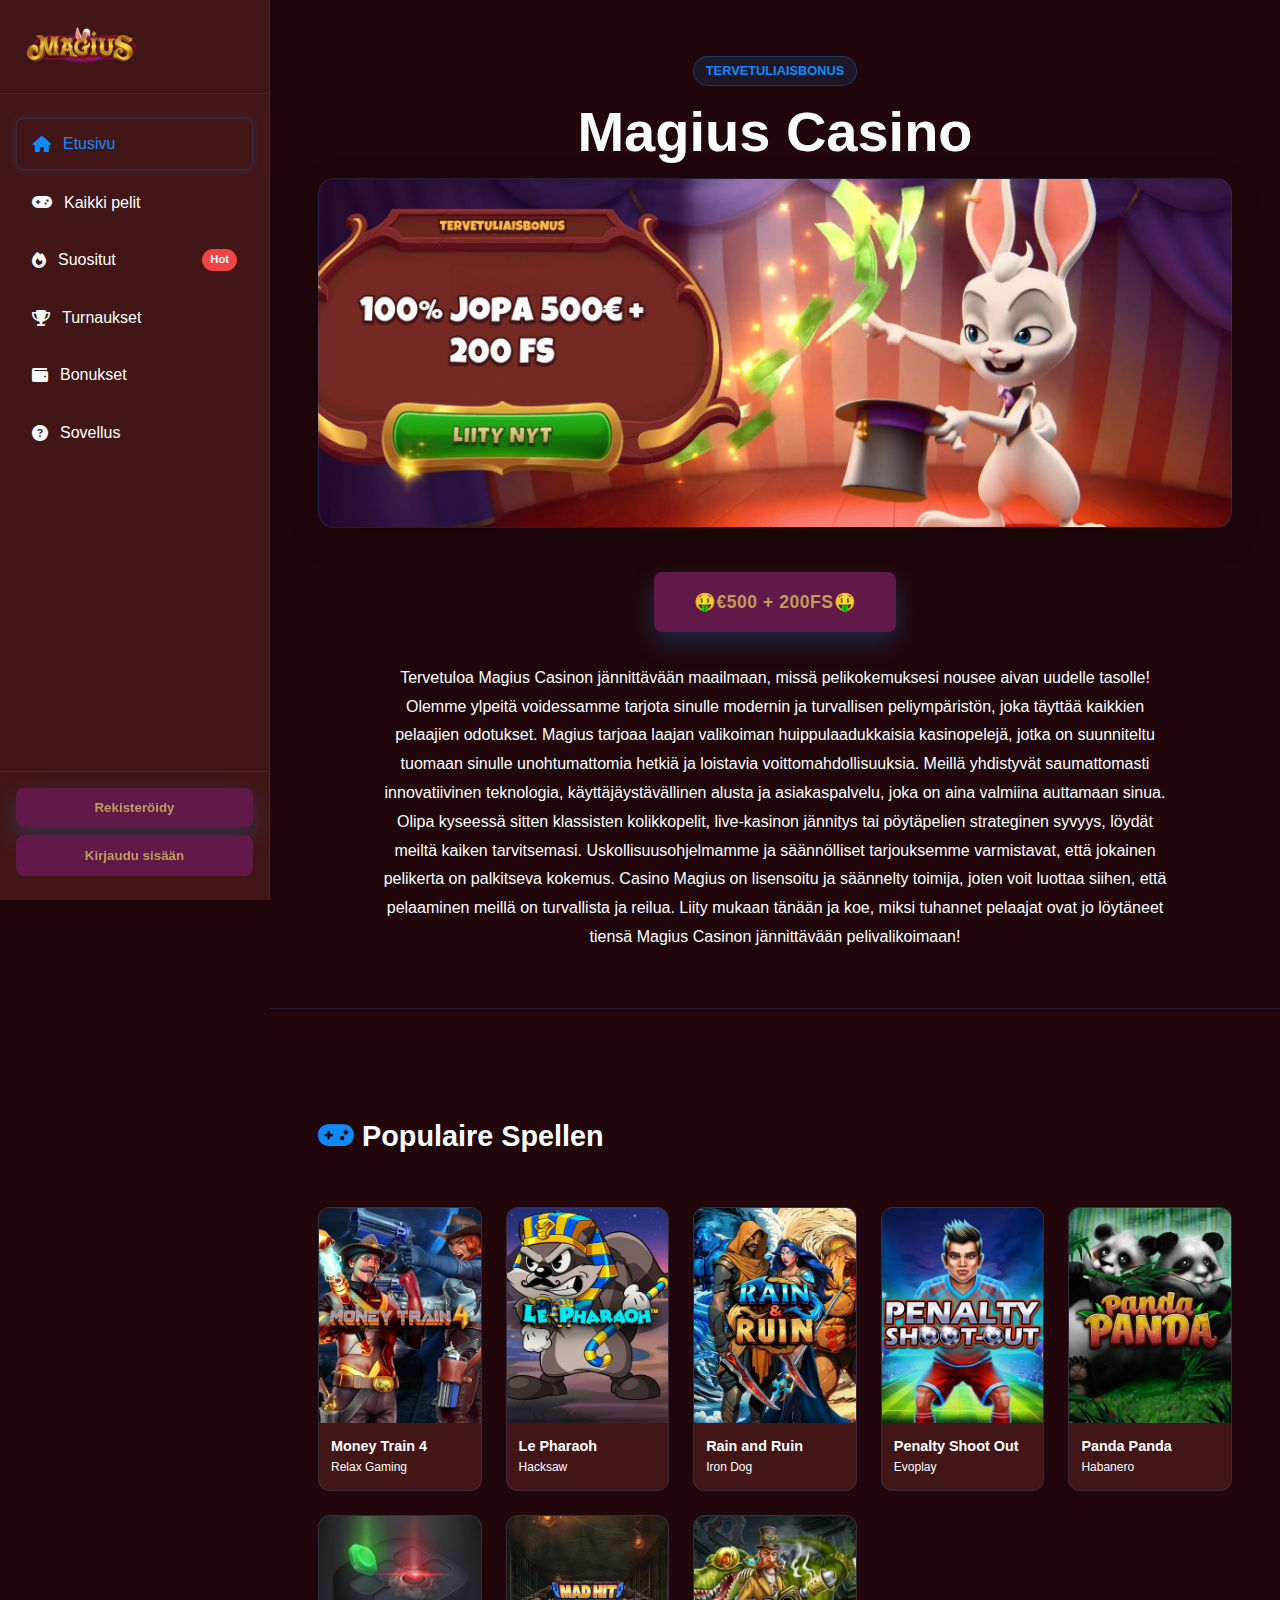
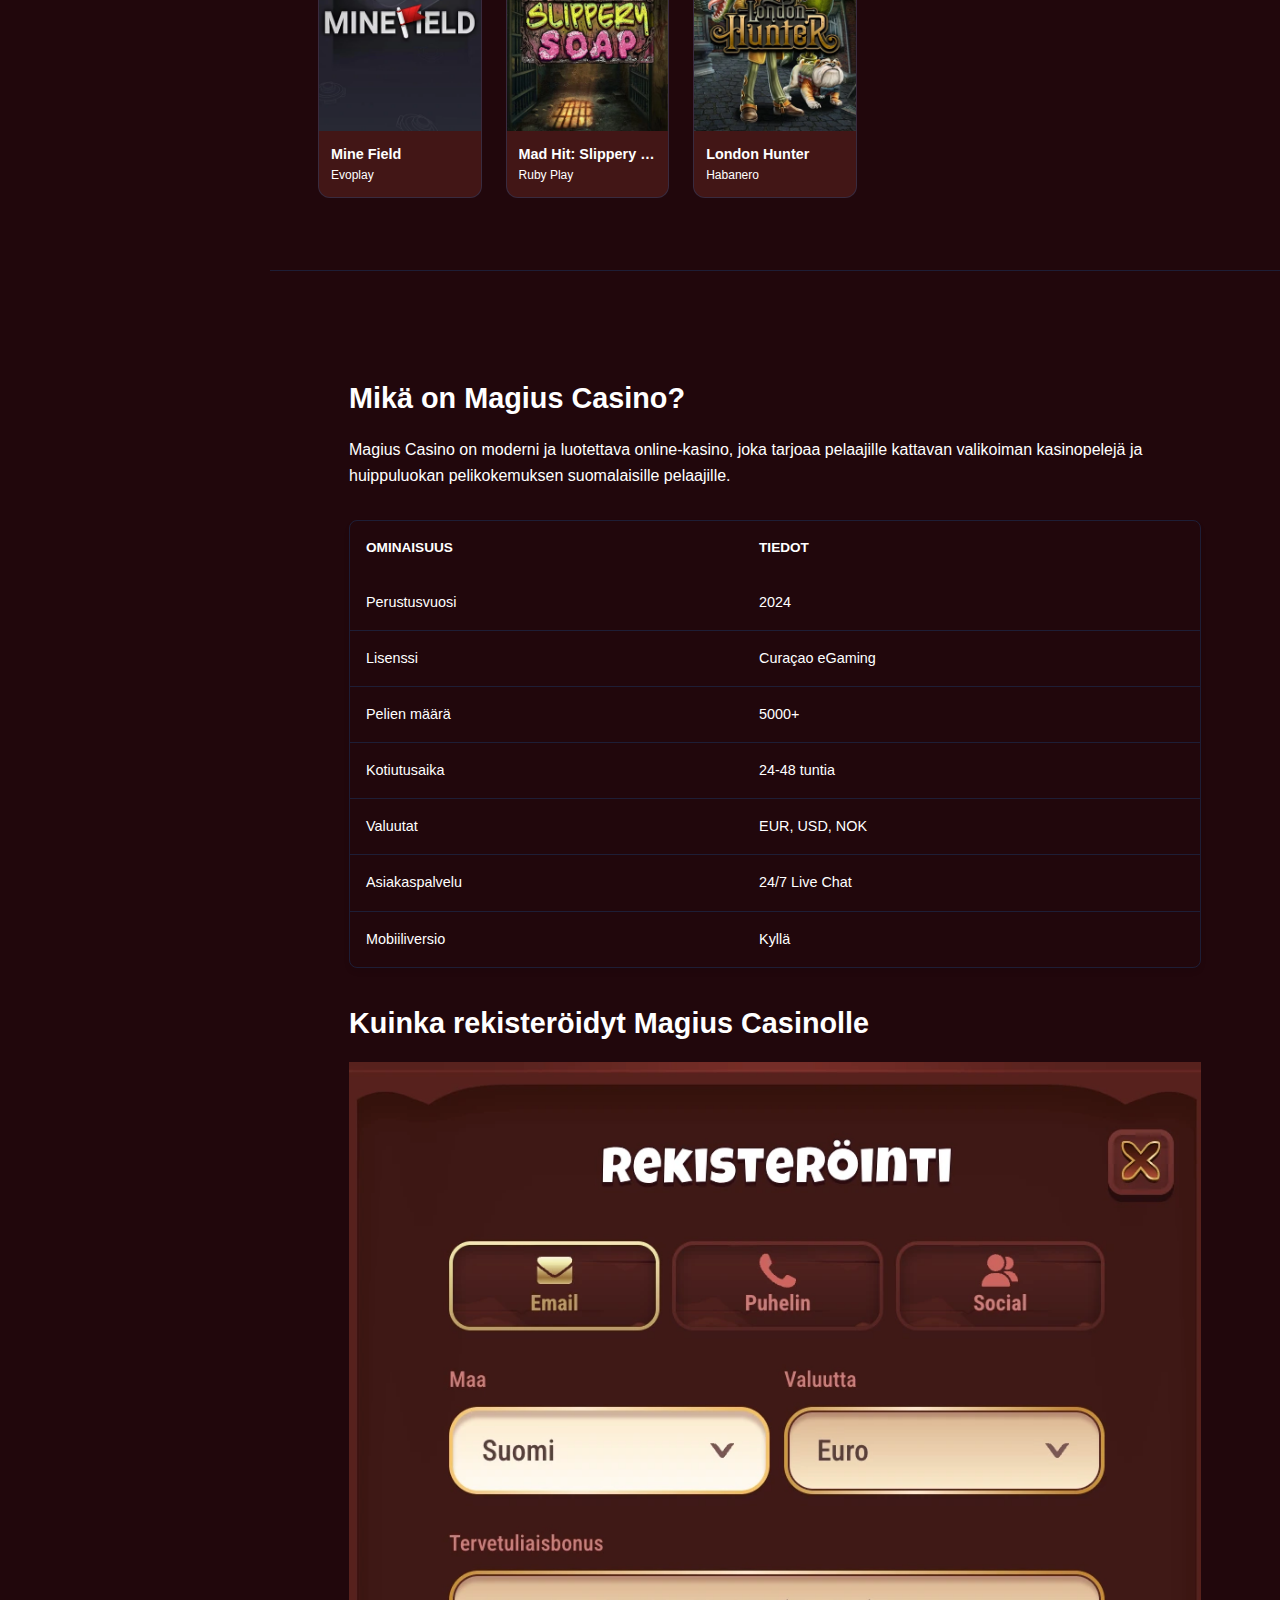
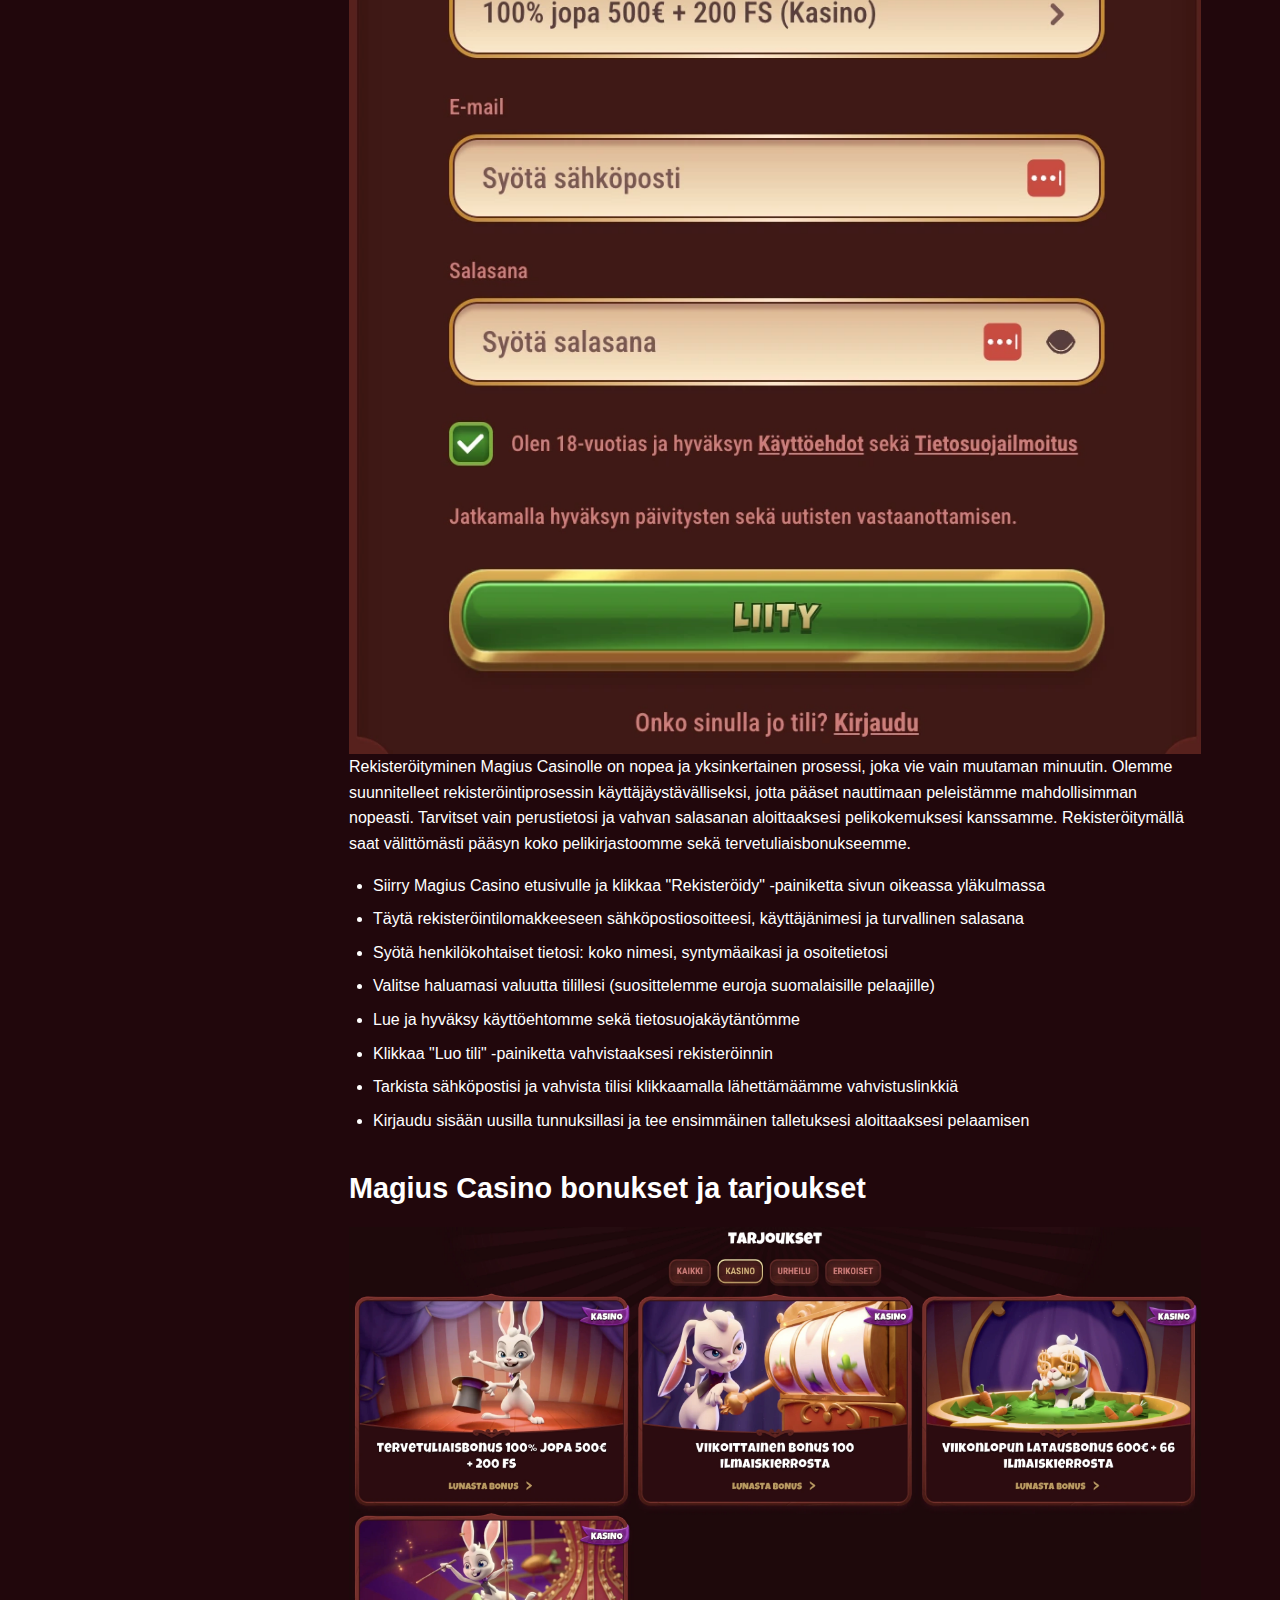
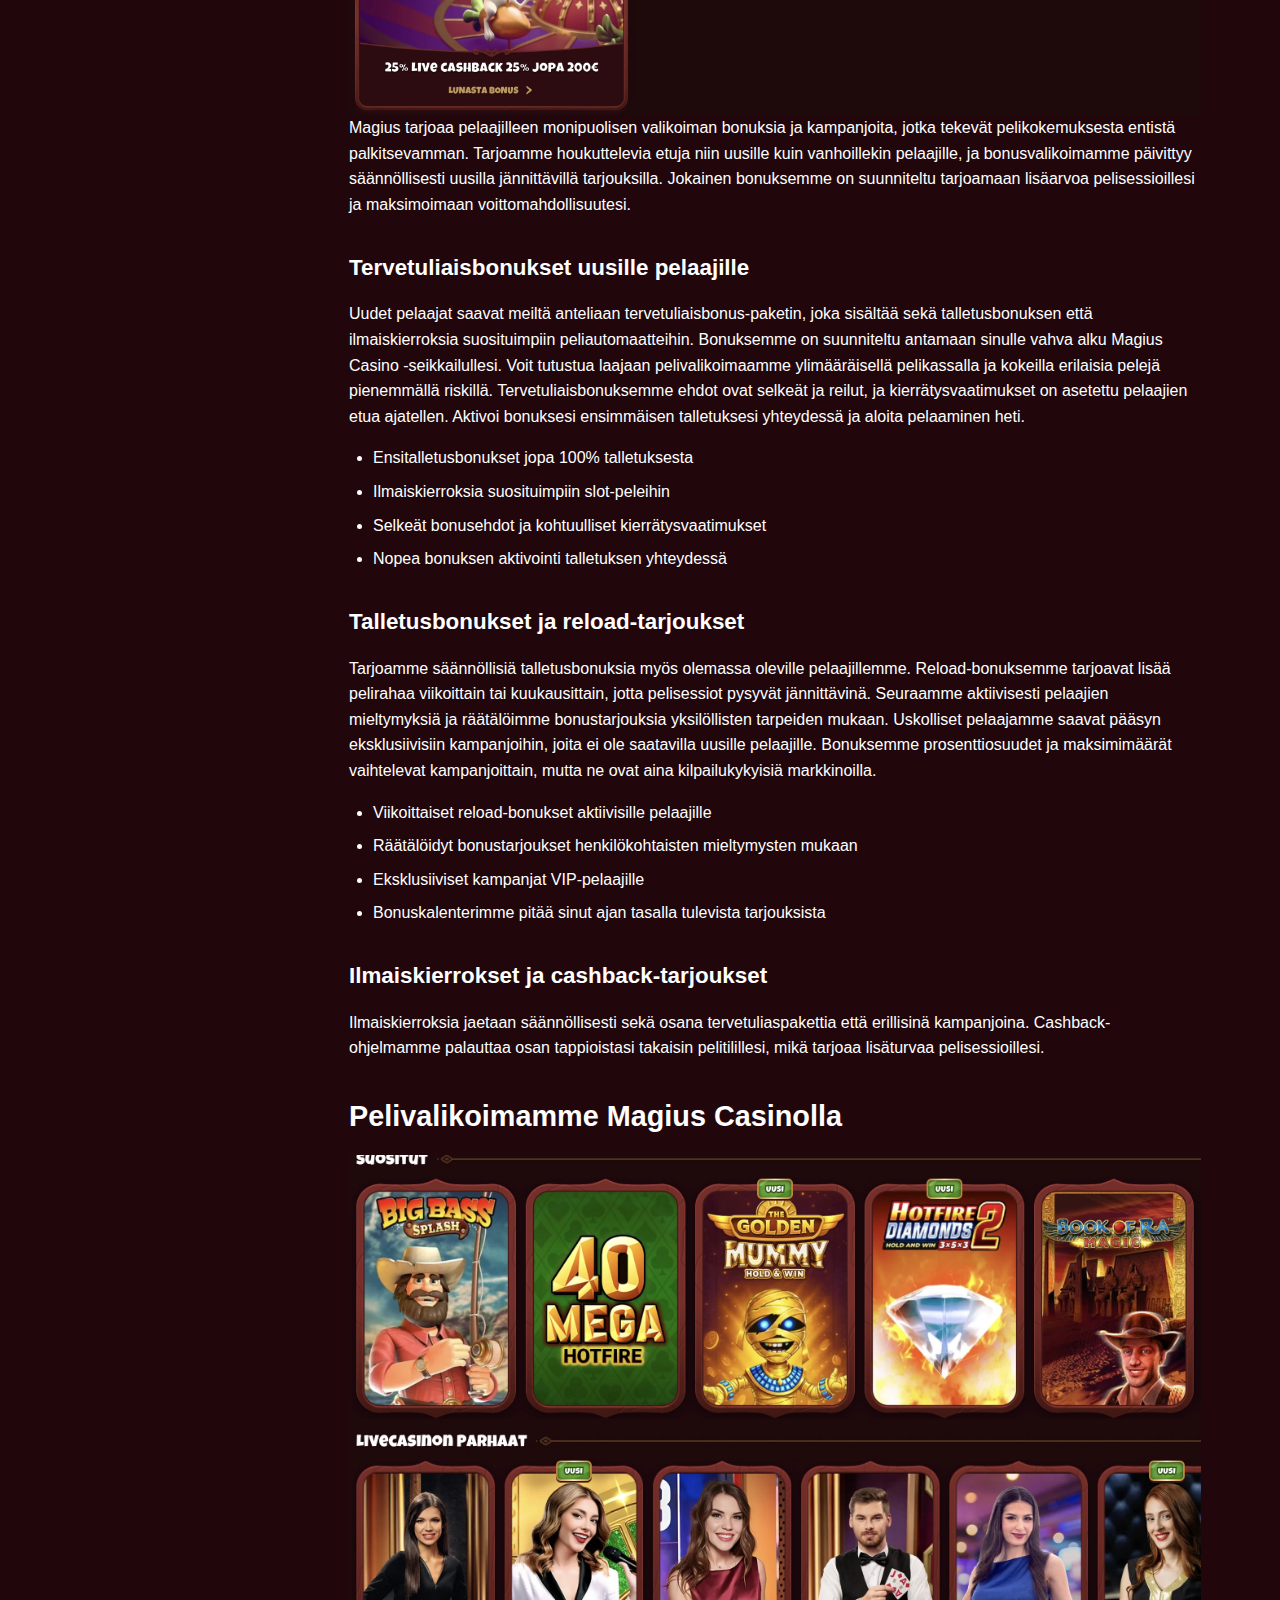
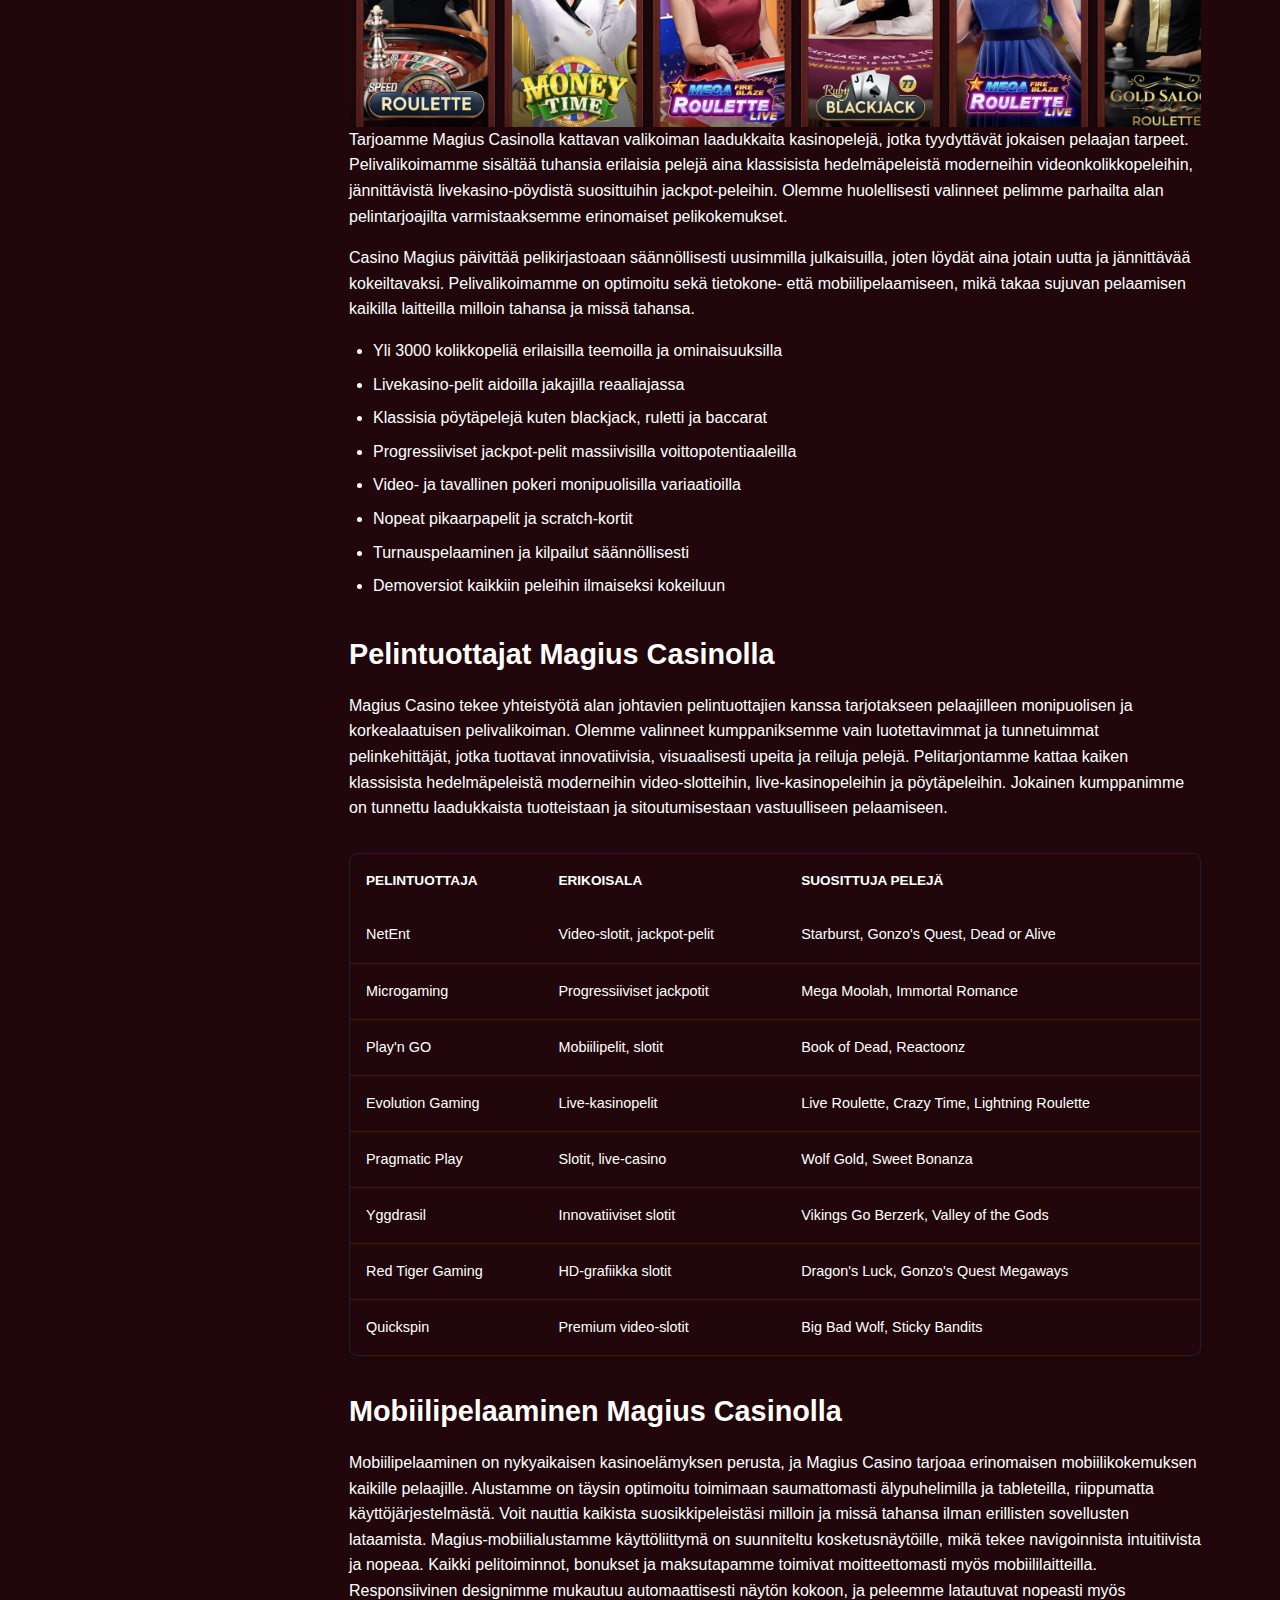
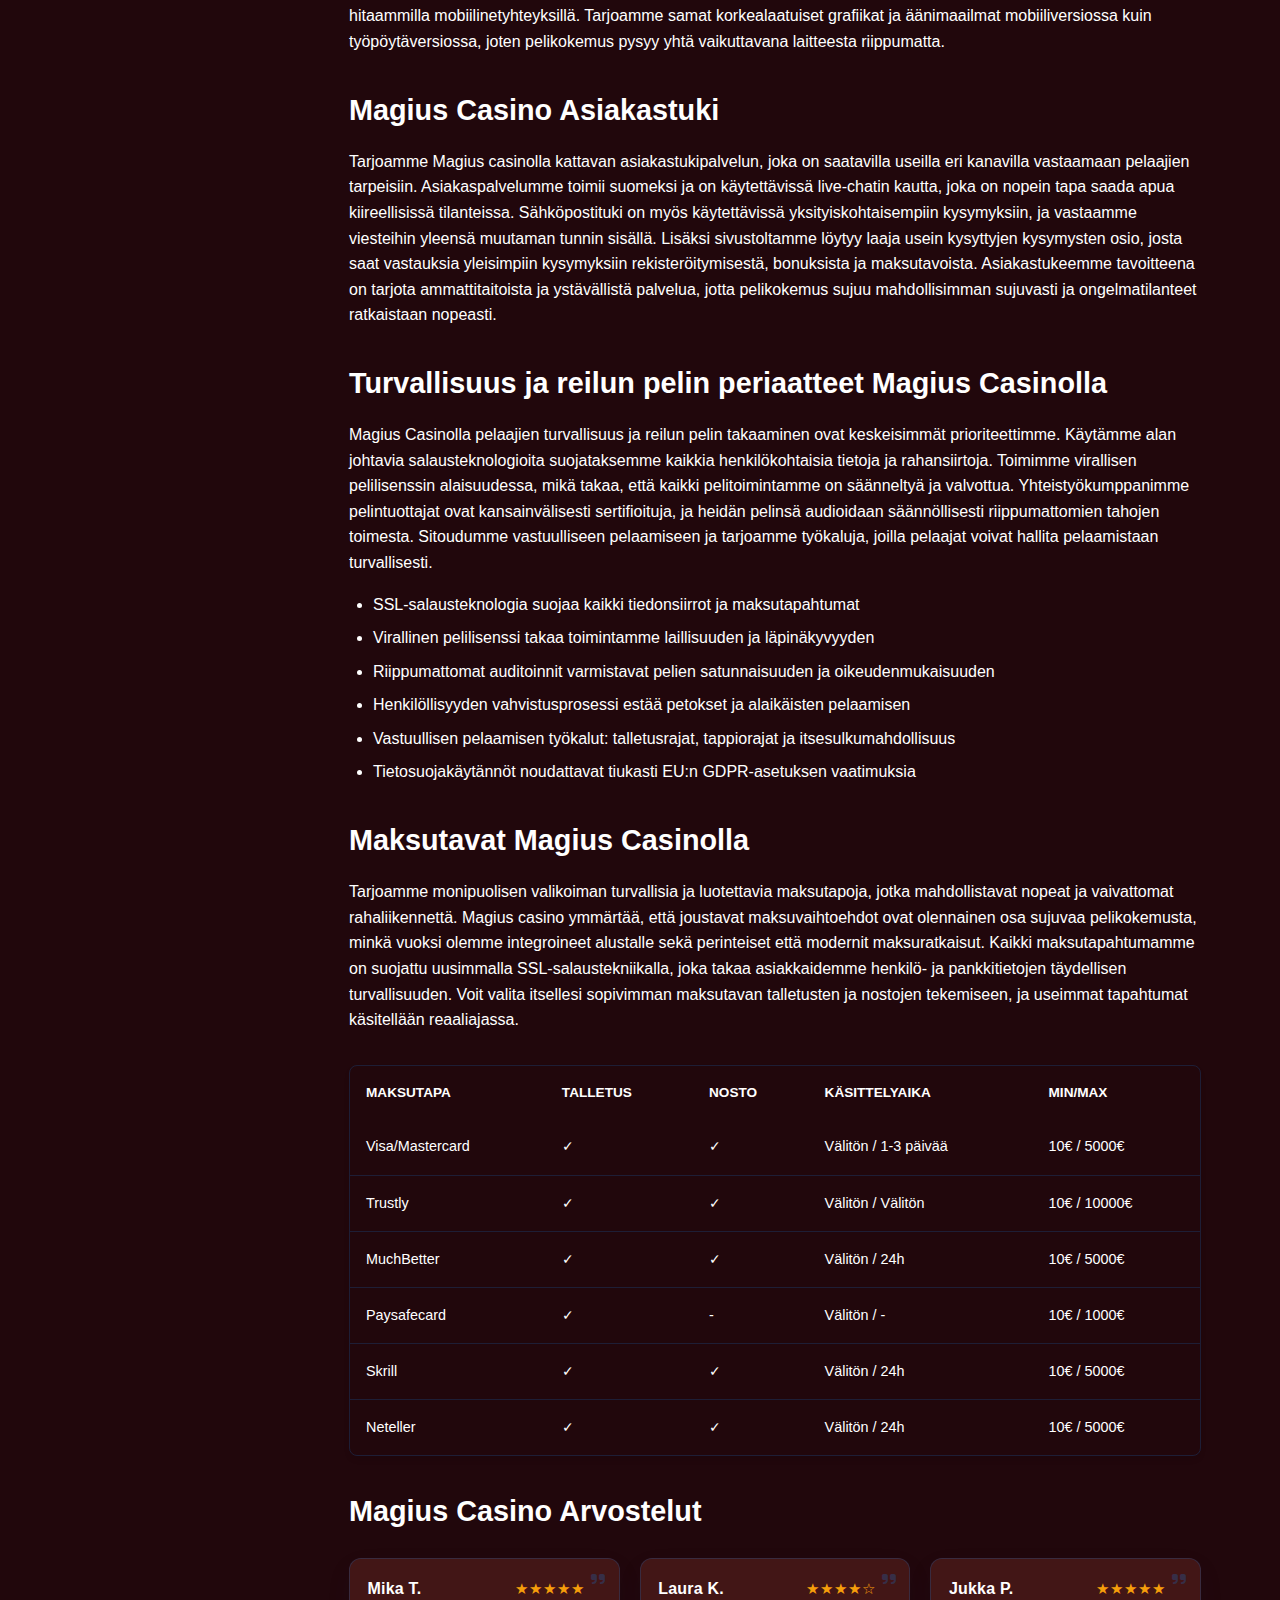
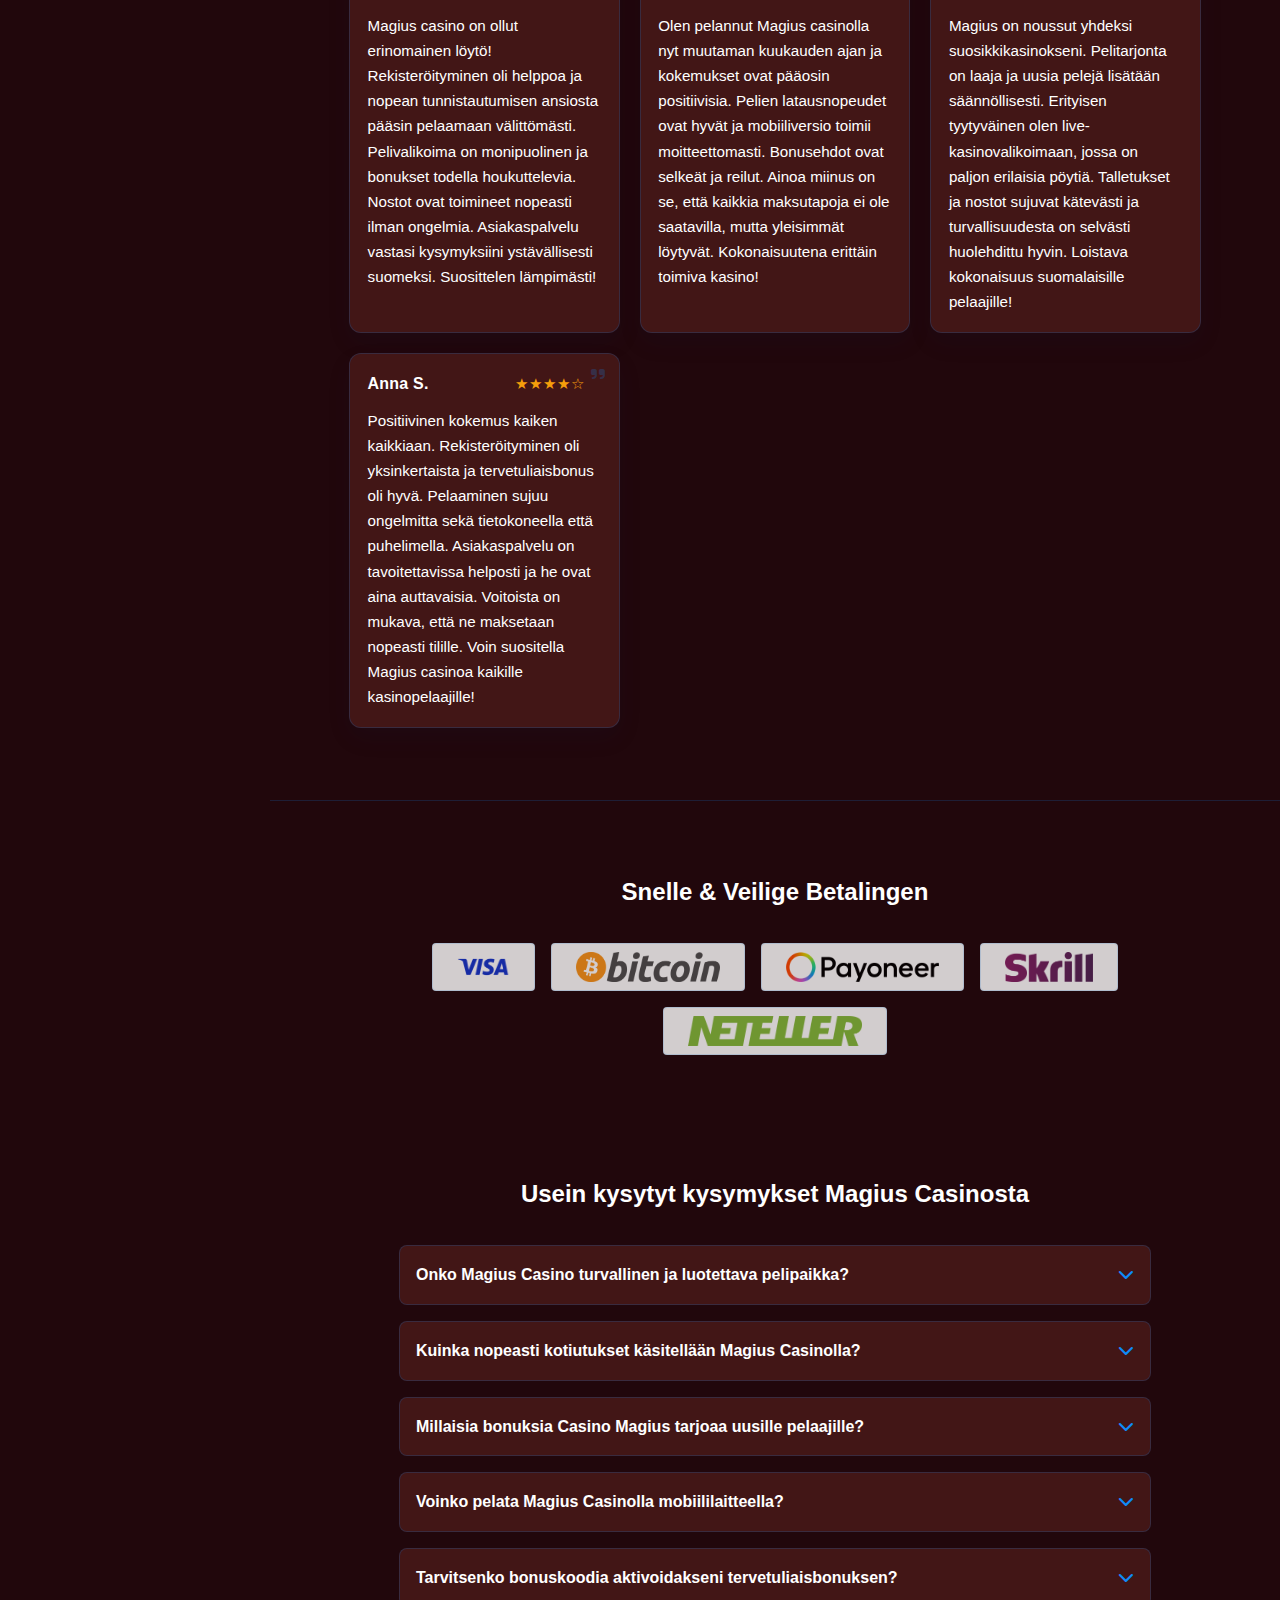
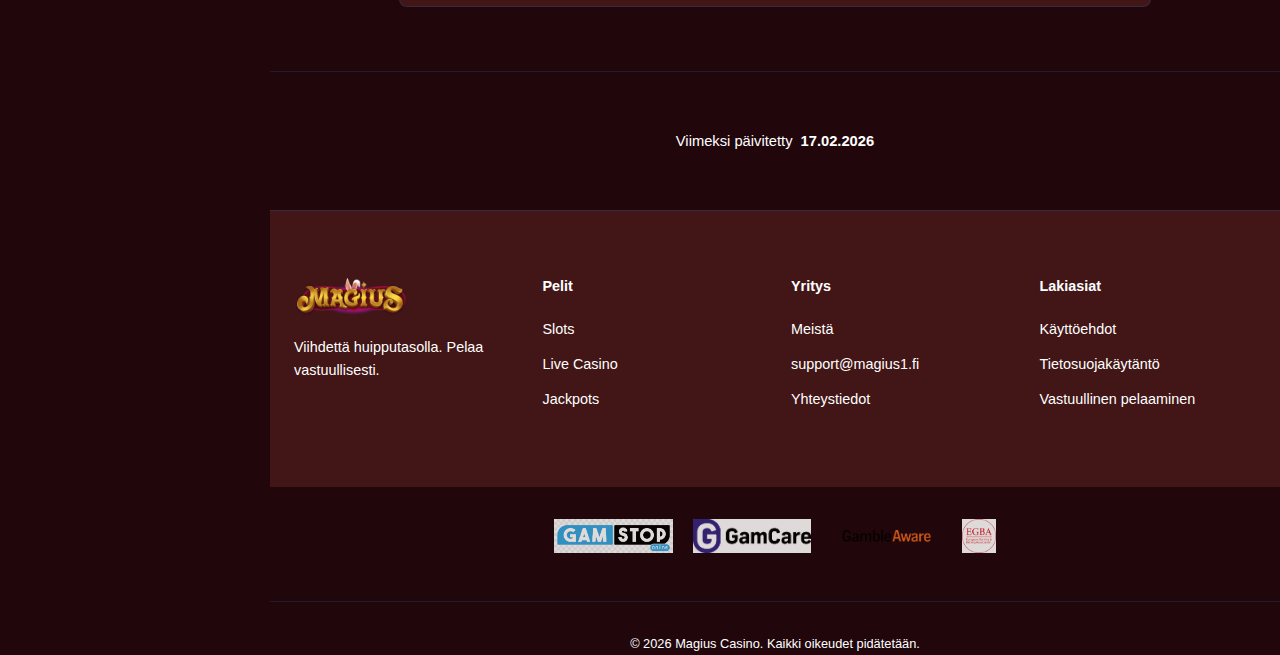
<file: index.html>
<!DOCTYPE html>
<html lang="fi-FI">
<head>
    <meta charset="UTF-8">
    <meta name="viewport" content="width=device-width, initial-scale=1.0">
    <title>Magius Casino: 500€ Bonus + 200 Ilmaiskierrosta - Pelaa nyt</title>
    <meta name="description" content="Tutustu Magius Casinoon, jossa on huippuslotit, live-kasino ja nopeat kotiutukset. Lunasta jopa 500€ bonus ja 200 ilmaiskierrosta.">
    <link rel="stylesheet" href="style.css?=1.0">
    <link rel="canonical" href="/" />
    <link rel="icon" type="image/jpeg" href="favicon%20(7).jpg">
    <link rel="stylesheet" href="https://cdnjs.cloudflare.com/ajax/libs/font-awesome/6.5.2/css/all.min.css">
    <meta name="google-site-verification" content="blEvv0fj7N-No02ZrtTQHig84lAFMvkitRKWiwsUd28" />
</head>
<body>
   <!-- Checkbox Logic for Mobile Menu -->
    <input type="checkbox" id="nav-toggle">

    <div class="site-layout">

        <div class="topbar-mobile">
            <div class="brand-block">
                <a href="/">
                    <img src="magiuslogo.png" alt="Magius Casino" class="brand-logo">
                </a>
            </div>

            <div class="topbar-actions">
                <a href="/login/">
                    <button class="action-btn action-btn--ghost action-btn--compact">Kirjaudu sisään</button>
                </a>
                <a href="/go/" class="action-btn action-btn--register action-btn--compact" role="button">Rekisteröidy</a>
                <label for="nav-toggle" class="menu-toggle">
                    <i class="fa-solid fa-bars"></i>
                </label>
            </div>
        </div>

        <aside class="side-panel">
            <div class="side-panel__header">
                <div class="brand-block">
                    <a href="/">
                        <img src="magiuslogo.png" alt="Magius Casino" class="brand-logo">
                    </a>
                </div>
            </div>

            <nav class="side-panel__menu">
                <a href="/" class="side-panel__link is-active">
                    <i class="fa-solid fa-house"></i>
                    <span>Etusivu</span>
                </a>
                <a href="#games" class="side-panel__link">
                    <i class="fa-solid fa-gamepad"></i>
                    <span>Kaikki pelit</span>
                </a>
                <a href="/" class="side-panel__link">
                    <i class="fa-solid fa-fire"></i>
                    <span>Suositut</span>
                    <span class="badge-hot">Hot</span>
                </a>
                <a href="/" class="side-panel__link">
                    <i class="fa-solid fa-trophy"></i>
                    <span>Turnaukset</span>
                </a>
                <a href="/" class="side-panel__link">
                    <i class="fa-solid fa-wallet"></i>
                    <span>Bonukset</span>
                </a>
                <a href="/" class="side-panel__link">
                    <i class="fa-solid fa-circle-question"></i>
                    <span>Sovellus</span>
                </a>
            </nav>

            <div class="side-panel__footer">
                <a href="/go/">
                    <button class="action-btn action-btn--register">Rekisteröidy</button>
                </a>
                <a href="/login/">
                    <button class="action-btn action-btn--ghost">Kirjaudu sisään</button>
                </a>
            </div>
        </aside>
    <main class="page-main">
        <section class="promo-hero">
            <div class="page-container">
                <span class="promo-label">Tervetuliaisbonus</span>
                <h1 class="promo-title">Magius Casino</h1>
                <div class="promo-banner" aria-hidden="true"></div>
                <a href="/go/" class="action-btn action-btn--register promo-button" role="button">🤑€500 + 200FS🤑</a>
                <div class="info-text">
                   <p>Tervetuloa Magius Casinon jännittävään maailmaan, missä pelikokemuksesi nousee aivan uudelle tasolle! Olemme ylpeitä voidessamme tarjota sinulle modernin ja turvallisen peliympäristön, joka täyttää kaikkien pelaajien odotukset. Magius tarjoaa laajan valikoiman huippulaadukkaisia kasinopelejä, jotka on suunniteltu tuomaan sinulle unohtumattomia hetkiä ja loistavia voittomahdollisuuksia. Meillä yhdistyvät saumattomasti innovatiivinen teknologia, käyttäjäystävällinen alusta ja asiakaspalvelu, joka on aina valmiina auttamaan sinua. Olipa kyseessä sitten klassisten kolikkopelit, live-kasinon jännitys tai pöytäpelien strateginen syvyys, löydät meiltä kaiken tarvitsemasi. Uskollisuusohjelmamme ja säännölliset tarjouksemme varmistavat, että jokainen pelikerta on palkitseva kokemus. Casino Magius on lisensoitu ja säännelty toimija, joten voit luottaa siihen, että pelaaminen meillä on turvallista ja reilua. Liity mukaan tänään ja koe, miksi tuhannet pelaajat ovat jo löytäneet tiensä Magius Casinon jännittävään pelivalikoimaan!</p>

                </div>
            </div>
        </section>

        <section id="games" class="content-block" style="border-top: none;">
            <div class="page-container">
                <div class="section-head">
                    <h2 class="section-heading"><i class="fa-solid fa-gamepad"></i> Populaire Spellen</h2>
                </div>

                <div class="game-images">
                    <div class="game-tile"><div class="game-media"><img src="money-train-4.webp" alt="Money Train 4"><div class="game-hover"><button class="game-play">Speel nu</button></div></div><div class="game-meta"><div class="game-title">Money Train 4</div><div class="game-provider">Relax Gaming</div></div></div>
                    <div class="game-tile"><div class="game-media"><img src="le-pharaoh.webp" alt="Le Pharaoh"><div class="game-hover"><button class="game-play">Speel nu</button></div></div><div class="game-meta"><div class="game-title">Le Pharaoh</div><div class="game-provider">Hacksaw</div></div></div>
                    <div class="game-tile"><div class="game-media"><img src="rain-and-ruin.webp" alt="Rain and Ruin"><div class="game-hover"><button class="game-play">Speel nu</button></div></div><div class="game-meta"><div class="game-title">Rain and Ruin</div><div class="game-provider">Iron Dog</div></div></div>
                    <div class="game-tile"><div class="game-media"><img src="penalty-shoot-out.webp" alt="Penalty Shoot Out"><div class="game-hover"><button class="game-play">Speel nu</button></div></div><div class="game-meta"><div class="game-title">Penalty Shoot Out</div><div class="game-provider">Evoplay</div></div></div>
                    <div class="game-tile"><div class="game-media"><img src="panda-panda.webp" alt="Panda Panda"><div class="game-hover"><button class="game-play">Speel nu</button></div></div><div class="game-meta"><div class="game-title">Panda Panda</div><div class="game-provider">Habanero</div></div></div>
                    <div class="game-tile"><div class="game-media"><img src="mine-field.webp" alt="Mine Field"><div class="game-hover"><button class="game-play">Speel nu</button></div></div><div class="game-meta"><div class="game-title">Mine Field</div><div class="game-provider">Evoplay</div></div></div>
                    <div class="game-tile"><div class="game-media"><img src="mad-hit-slippery-soap.webp" alt="Mad Hit Slippery Soap"><div class="game-hover"><button class="game-play">Speel nu</button></div></div><div class="game-meta"><div class="game-title">Mad Hit: Slippery Soap</div><div class="game-provider">Ruby Play</div></div></div>
                    <div class="game-tile"><div class="game-media"><img src="london-hunter.webp" alt="London Hunter"><div class="game-hover"><button class="game-play">Speel nu</button></div></div><div class="game-meta"><div class="game-title">London Hunter</div><div class="game-provider">Habanero</div></div></div>
                </div>
            </div>
        </section>
<!-- Content with Tables --> <section class="content-block"> <div class="page-container" style="max-width: 900px;">

<h2>Mikä on Magius Casino?</h2>
<p>Magius Casino on moderni ja luotettava online-kasino, joka tarjoaa pelaajille kattavan valikoiman kasinopelejä ja huippuluokan pelikokemuksen suomalaisille pelaajille.</p>
<div class="table-scroll">
    <table>
<tr>
<th>Ominaisuus</th>
<th>Tiedot</th>
</tr>
<tr>
<td>Perustusvuosi</td>
<td>2024</td>
</tr>
<tr>
<td>Lisenssi</td>
<td>Curaçao eGaming</td>
</tr>
<tr>
<td>Pelien määrä</td>
<td>5000+</td>
</tr>
<tr>
<td>Kotiutusaika</td>
<td>24-48 tuntia</td>
</tr>
<tr>
<td>Valuutat</td>
<td>EUR, USD, NOK</td>
</tr>
<tr>
<td>Asiakaspalvelu</td>
<td>24/7 Live Chat</td>
</tr>
<tr>
<td>Mobiiliversio</td>
<td>Kyllä</td>
</tr>
</table>
</div>

<h2>Kuinka rekisteröidyt Magius Casinolle</h2>
 <img src="magius registration.webp" alt="Magius Casino rekisteröidyt ">

<p>Rekisteröityminen Magius Casinolle on nopea ja yksinkertainen prosessi, joka vie vain muutaman minuutin. Olemme suunnitelleet rekisteröintiprosessin käyttäjäystävälliseksi, jotta pääset nauttimaan peleistämme mahdollisimman nopeasti. Tarvitset vain perustietosi ja vahvan salasanan aloittaaksesi pelikokemuksesi kanssamme. Rekisteröitymällä saat välittömästi pääsyn koko pelikirjastoomme sekä tervetuliaisbonukseemme.</p>


<ol>
<li>Siirry Magius Casino etusivulle ja klikkaa "Rekisteröidy" -painiketta sivun oikeassa yläkulmassa</li>
<li>Täytä rekisteröintilomakkeeseen sähköpostiosoitteesi, käyttäjänimesi ja turvallinen salasana</li>
<li>Syötä henkilökohtaiset tietosi: koko nimesi, syntymäaikasi ja osoitetietosi</li>
<li>Valitse haluamasi valuutta tilillesi (suosittelemme euroja suomalaisille pelaajille)</li>
<li>Lue ja hyväksy käyttöehtomme sekä tietosuojakäytäntömme</li>
<li>Klikkaa "Luo tili" -painiketta vahvistaaksesi rekisteröinnin</li>
<li>Tarkista sähköpostisi ja vahvista tilisi klikkaamalla lähettämäämme vahvistuslinkkiä</li>
<li>Kirjaudu sisään uusilla tunnuksillasi ja tee ensimmäinen talletuksesi aloittaaksesi pelaamisen</li>
</ol>


<h2>Magius Casino bonukset ja tarjoukset</h2>
    <img src="magius bonuses.webp" alt="Magius Casino bonukset">
<p>Magius tarjoaa pelaajilleen monipuolisen valikoiman bonuksia ja kampanjoita, jotka tekevät pelikokemuksesta entistä palkitsevamman. Tarjoamme houkuttelevia etuja niin uusille kuin vanhoillekin pelaajille, ja bonusvalikoimamme päivittyy säännöllisesti uusilla jännittävillä tarjouksilla. Jokainen bonuksemme on suunniteltu tarjoamaan lisäarvoa pelisessioillesi ja maksimoimaan voittomahdollisuutesi.</p>


<h3>Tervetuliaisbonukset uusille pelaajille</h3>
<p>Uudet pelaajat saavat meiltä anteliaan tervetuliaisbonus-paketin, joka sisältää sekä talletusbonuksen että ilmaiskierroksia suosituimpiin peliautomaatteihin. Bonuksemme on suunniteltu antamaan sinulle vahva alku Magius Casino -seikkailullesi. Voit tutustua laajaan pelivalikoimaamme ylimääräisellä pelikassalla ja kokeilla erilaisia pelejä pienemmällä riskillä. Tervetuliaisbonuksemme ehdot ovat selkeät ja reilut, ja kierrätysvaatimukset on asetettu pelaajien etua ajatellen. Aktivoi bonuksesi ensimmäisen talletuksesi yhteydessä ja aloita pelaaminen heti.</p>
<ul>
<li>Ensitalletusbonukset jopa 100% talletuksesta</li>
<li>Ilmaiskierroksia suosituimpiin slot-peleihin</li>
<li>Selkeät bonusehdot ja kohtuulliset kierrätysvaatimukset</li>
<li>Nopea bonuksen aktivointi talletuksen yhteydessä</li>
</ul>


<h3>Talletusbonukset ja reload-tarjoukset</h3>
<p>Tarjoamme säännöllisiä talletusbonuksia myös olemassa oleville pelaajillemme. Reload-bonuksemme tarjoavat lisää pelirahaa viikoittain tai kuukausittain, jotta pelisessiot pysyvät jännittävinä. Seuraamme aktiivisesti pelaajien mieltymyksiä ja räätälöimme bonustarjouksia yksilöllisten tarpeiden mukaan. Uskolliset pelaajamme saavat pääsyn eksklusiivisiin kampanjoihin, joita ei ole saatavilla uusille pelaajille. Bonuksemme prosenttiosuudet ja maksimimäärät vaihtelevat kampanjoittain, mutta ne ovat aina kilpailukykyisiä markkinoilla.</p>
<ul>
<li>Viikoittaiset reload-bonukset aktiivisille pelaajille</li>
<li>Räätälöidyt bonustarjoukset henkilökohtaisten mieltymysten mukaan</li>
<li>Eksklusiiviset kampanjat VIP-pelaajille</li>
<li>Bonuskalenterimme pitää sinut ajan tasalla tulevista tarjouksista</li>
</ul>


<h3>Ilmaiskierrokset ja cashback-tarjoukset</h3>
<p>Ilmaiskierroksia jaetaan säännöllisesti sekä osana tervetuliaspakettia että erillisinä kampanjoina. Cashback-ohjelmamme palauttaa osan tappioistasi takaisin pelitilillesi, mikä tarjoaa lisäturvaa pelisessioillesi.</p>


<h2>Pelivalikoimamme Magius Casinolla</h2>
 <img src="magius game seelction.webp" alt="Pelivalikoimamme Magius Casino">

<p>Tarjoamme Magius Casinolla kattavan valikoiman laadukkaita kasinopelejä, jotka tyydyttävät jokaisen pelaajan tarpeet. Pelivalikoimamme sisältää tuhansia erilaisia pelejä aina klassisista hedelmäpeleistä moderneihin videonkolikkopeleihin, jännittävistä livekasino-pöydistä suosittuihin jackpot-peleihin. Olemme huolellisesti valinneet pelimme parhailta alan pelintarjoajilta varmistaaksemme erinomaiset pelikokemukset.</p>


<p>Casino Magius päivittää pelikirjastoaan säännöllisesti uusimmilla julkaisuilla, joten löydät aina jotain uutta ja jännittävää kokeiltavaksi. Pelivalikoimamme on optimoitu sekä tietokone- että mobiilipelaamiseen, mikä takaa sujuvan pelaamisen kaikilla laitteilla milloin tahansa ja missä tahansa.</p>


<ul>
<li>Yli 3000 kolikkopeliä erilaisilla teemoilla ja ominaisuuksilla</li>
<li>Livekasino-pelit aidoilla jakajilla reaaliajassa</li>
<li>Klassisia pöytäpelejä kuten blackjack, ruletti ja baccarat</li>
<li>Progressiiviset jackpot-pelit massiivisilla voittopotentiaaleilla</li>
<li>Video- ja tavallinen pokeri monipuolisilla variaatioilla</li>
<li>Nopeat pikaarpapelit ja scratch-kortit</li>
<li>Turnauspelaaminen ja kilpailut säännöllisesti</li>
<li>Demoversiot kaikkiin peleihin ilmaiseksi kokeiluun</li>
</ul>


<h2>Pelintuottajat Magius Casinolla</h2>


<p>Magius Casino tekee yhteistyötä alan johtavien pelintuottajien kanssa tarjotakseen pelaajilleen monipuolisen ja korkealaatuisen pelivalikoiman. Olemme valinneet kumppaniksemme vain luotettavimmat ja tunnetuimmat pelinkehittäjät, jotka tuottavat innovatiivisia, visuaalisesti upeita ja reiluja pelejä. Pelitarjontamme kattaa kaiken klassisista hedelmäpeleistä moderneihin video-slotteihin, live-kasinopeleihin ja pöytäpeleihin. Jokainen kumppanimme on tunnettu laadukkaista tuotteistaan ja sitoutumisestaan vastuulliseen pelaamiseen.</p>

<div class="table-scroll">
<table>
<tr>
<th>Pelintuottaja</th>
<th>Erikoisala</th>
<th>Suosittuja pelejä</th>
</tr>
<tr>
<td>NetEnt</td>
<td>Video-slotit, jackpot-pelit</td>
<td>Starburst, Gonzo's Quest, Dead or Alive</td>
</tr>
<tr>
<td>Microgaming</td>
<td>Progressiiviset jackpotit</td>
<td>Mega Moolah, Immortal Romance</td>
</tr>
<tr>
<td>Play'n GO</td>
<td>Mobiilipelit, slotit</td>
<td>Book of Dead, Reactoonz</td>
</tr>
<tr>
<td>Evolution Gaming</td>
<td>Live-kasinopelit</td>
<td>Live Roulette, Crazy Time, Lightning Roulette</td>
</tr>
<tr>
<td>Pragmatic Play</td>
<td>Slotit, live-casino</td>
<td>Wolf Gold, Sweet Bonanza</td>
</tr>
<tr>
<td>Yggdrasil</td>
<td>Innovatiiviset slotit</td>
<td>Vikings Go Berzerk, Valley of the Gods</td>
</tr>
<tr>
<td>Red Tiger Gaming</td>
<td>HD-grafiikka slotit</td>
<td>Dragon's Luck, Gonzo's Quest Megaways</td>
</tr>
<tr>
<td>Quickspin</td>
<td>Premium video-slotit</td>
<td>Big Bad Wolf, Sticky Bandits</td>
</tr>
</table>
</div>

<h2>Mobiilipelaaminen Magius Casinolla</h2>
<p>Mobiilipelaaminen on nykyaikaisen kasinoelämyksen perusta, ja Magius Casino tarjoaa erinomaisen mobiilikokemuksen kaikille pelaajille. Alustamme on täysin optimoitu toimimaan saumattomasti älypuhelimilla ja tableteilla, riippumatta käyttöjärjestelmästä. Voit nauttia kaikista suosikkipeleistäsi milloin ja missä tahansa ilman erillisten sovellusten lataamista. Magius-mobiilialustamme käyttöliittymä on suunniteltu kosketusnäytöille, mikä tekee navigoinnista intuitiivista ja nopeaa. Kaikki pelitoiminnot, bonukset ja maksutapamme toimivat moitteettomasti myös mobiililaitteilla. Responsiivinen designimme mukautuu automaattisesti näytön kokoon, ja peleemme latautuvat nopeasti myös hitaammilla mobiilinetyhteyksillä. Tarjoamme samat korkealaatuiset grafiikat ja äänimaailmat mobiiliversiossa kuin työpöytäversiossa, joten pelikokemus pysyy yhtä vaikuttavana laitteesta riippumatta.</p>


<h2>Magius Casino Asiakastuki</h2>
<p>Tarjoamme Magius casinolla kattavan asiakastukipalvelun, joka on saatavilla useilla eri kanavilla vastaamaan pelaajien tarpeisiin. Asiakaspalvelumme toimii suomeksi ja on käytettävissä live-chatin kautta, joka on nopein tapa saada apua kiireellisissä tilanteissa. Sähköpostituki on myös käytettävissä yksityiskohtaisempiin kysymyksiin, ja vastaamme viesteihin yleensä muutaman tunnin sisällä. Lisäksi sivustoltamme löytyy laaja usein kysyttyjen kysymysten osio, josta saat vastauksia yleisimpiin kysymyksiin rekisteröitymisestä, bonuksista ja maksutavoista. Asiakastukeemme tavoitteena on tarjota ammattitaitoista ja ystävällistä palvelua, jotta pelikokemus sujuu mahdollisimman sujuvasti ja ongelmatilanteet ratkaistaan nopeasti.</p>


<h2>Turvallisuus ja reilun pelin periaatteet Magius Casinolla</h2>


<p>Magius Casinolla pelaajien turvallisuus ja reilun pelin takaaminen ovat keskeisimmät prioriteettimme. Käytämme alan johtavia salausteknologioita suojataksemme kaikkia henkilökohtaisia tietoja ja rahansiirtoja. Toimimme virallisen pelilisenssin alaisuudessa, mikä takaa, että kaikki pelitoimintamme on säänneltyä ja valvottua. Yhteistyökumppanimme pelintuottajat ovat kansainvälisesti sertifioituja, ja heidän pelinsä audioidaan säännöllisesti riippumattomien tahojen toimesta. Sitoudumme vastuulliseen pelaamiseen ja tarjoamme työkaluja, joilla pelaajat voivat hallita pelaamistaan turvallisesti.</p>


<ol>
<li>SSL-salausteknologia suojaa kaikki tiedonsiirrot ja maksutapahtumat</li>
<li>Virallinen pelilisenssi takaa toimintamme laillisuuden ja läpinäkyvyyden</li>
<li>Riippumattomat auditoinnit varmistavat pelien satunnaisuuden ja oikeudenmukaisuuden</li>
<li>Henkilöllisyyden vahvistusprosessi estää petokset ja alaikäisten pelaamisen</li>
<li>Vastuullisen pelaamisen työkalut: talletusrajat, tappiorajat ja itsesulkumahdollisuus</li>
<li>Tietosuojakäytännöt noudattavat tiukasti EU:n GDPR-asetuksen vaatimuksia</li>
</ol>


<h2>Maksutavat Magius Casinolla</h2>
<p>Tarjoamme monipuolisen valikoiman turvallisia ja luotettavia maksutapoja, jotka mahdollistavat nopeat ja vaivattomat rahaliikennettä. Magius casino ymmärtää, että joustavat maksuvaihtoehdot ovat olennainen osa sujuvaa pelikokemusta, minkä vuoksi olemme integroineet alustalle sekä perinteiset että modernit maksuratkaisut. Kaikki maksutapahtumamme on suojattu uusimmalla SSL-salaustekniikalla, joka takaa asiakkaidemme henkilö- ja pankkitietojen täydellisen turvallisuuden. Voit valita itsellesi sopivimman maksutavan talletusten ja nostojen tekemiseen, ja useimmat tapahtumat käsitellään reaaliajassa.</p>
<div class="table-scroll">

<table>
<tr>
<th>Maksutapa</th>
<th>Talletus</th>
<th>Nosto</th>
<th>Käsittelyaika</th>
<th>Min/Max</th>
</tr>
<tr>
<td>Visa/Mastercard</td>
<td>✓</td>
<td>✓</td>
<td>Välitön / 1-3 päivää</td>
<td>10€ / 5000€</td>
</tr>
<tr>
<td>Trustly</td>
<td>✓</td>
<td>✓</td>
<td>Välitön / Välitön</td>
<td>10€ / 10000€</td>
</tr>
<tr>
<td>MuchBetter</td>
<td>✓</td>
<td>✓</td>
<td>Välitön / 24h</td>
<td>10€ / 5000€</td>
</tr>
<tr>
<td>Paysafecard</td>
<td>✓</td>
<td>-</td>
<td>Välitön / -</td>
<td>10€ / 1000€</td>
</tr>
<tr>
<td>Skrill</td>
<td>✓</td>
<td>✓</td>
<td>Välitön / 24h</td>
<td>10€ / 5000€</td>
</tr>
<tr>
<td>Neteller</td>
<td>✓</td>
<td>✓</td>
<td>Välitön / 24h</td>
<td>10€ / 5000€</td>
</tr>
</table>
</div>

<h2>Magius Casino Arvostelut</h2>
<div class="reviews-section">
  <div class="review-card">
    <i class="fa-solid fa-quote-right review-quote-icon" aria-hidden="true"></i>
    <div class="review-header">
      <strong>Mika T.</strong>
      <span class="review-rating">★★★★★</span>
    </div>
    <div class="review-content">
      <p>Magius casino on ollut erinomainen löytö! Rekisteröityminen oli helppoa ja nopean tunnistautumisen ansiosta pääsin pelaamaan välittömästi. Pelivalikoima on monipuolinen ja bonukset todella houkuttelevia. Nostot ovat toimineet nopeasti ilman ongelmia. Asiakaspalvelu vastasi kysymyksiini ystävällisesti suomeksi. Suosittelen lämpimästi!</p>
    </div>
  </div>
  <div class="review-card">
    <i class="fa-solid fa-quote-right review-quote-icon" aria-hidden="true"></i>
    <div class="review-header">
      <strong>Laura K.</strong>
      <span class="review-rating">★★★★☆</span>
    </div>
    <div class="review-content">
      <p>Olen pelannut Magius casinolla nyt muutaman kuukauden ajan ja kokemukset ovat pääosin positiivisia. Pelien latausnopeudet ovat hyvät ja mobiiliversio toimii moitteettomasti. Bonusehdot ovat selkeät ja reilut. Ainoa miinus on se, että kaikkia maksutapoja ei ole saatavilla, mutta yleisimmät löytyvät. Kokonaisuutena erittäin toimiva kasino!</p>
    </div>
  </div>
  <div class="review-card">
    <i class="fa-solid fa-quote-right review-quote-icon" aria-hidden="true"></i>
    <div class="review-header">
      <strong>Jukka P.</strong>
      <span class="review-rating">★★★★★</span>
    </div>
    <div class="review-content">
      <p>Magius on noussut yhdeksi suosikkikasinokseni. Pelitarjonta on laaja ja uusia pelejä lisätään säännöllisesti. Erityisen tyytyväinen olen live-kasinovalikoimaan, jossa on paljon erilaisia pöytiä. Talletukset ja nostot sujuvat kätevästi ja turvallisuudesta on selvästi huolehdittu hyvin. Loistava kokonaisuus suomalaisille pelaajille!</p>
    </div>
  </div>
  <div class="review-card">
    <i class="fa-solid fa-quote-right review-quote-icon" aria-hidden="true"></i>
    <div class="review-header">
      <strong>Anna S.</strong>
      <span class="review-rating">★★★★☆</span>
    </div>
    <div class="review-content">
      <p>Positiivinen kokemus kaiken kaikkiaan. Rekisteröityminen oli yksinkertaista ja tervetuliaisbonus oli hyvä. Pelaaminen sujuu ongelmitta sekä tietokoneella että puhelimella. Asiakaspalvelu on tavoitettavissa helposti ja he ovat aina auttavaisia. Voitoista on mukava, että ne maksetaan nopeasti tilille. Voin suositella Magius casinoa kaikille kasinopelaajille!</p>
    </div>
  </div>
</div>




</div>
</section>
<section id="payment" class="payments-section">
            <div class="page-container">
                <h3 class="section-heading" style="justify-content: center;">Snelle & Veilige Betalingen</h3>
                <div class="payments-icons">
                    <div class="payment-item"><img src="/visa-method.png" alt="Visa" style="height: 30px; width: auto; display: block;"></div>
                    <div class="payment-item"><img src="/bitcoin-method.png" alt="Bitcoin" style="height: 30px; width: auto; display: block;"></div>
                    <div class="payment-item"><img src="/payoneer-method.png" alt="Payoneer" style="height: 30px; width: auto; display: block;"></div>
                    <div class="payment-item"><img src="/skrill-method.png" alt="Skrill" style="height: 30px; width: auto; display: block;"></div>
                    <div class="payment-item"><img src="/neteller-method.png" alt="Neteller" style="height: 30px; width: auto; display: block;"></div>
                </div>
            </div>
        </section>
<!-- FAQ Section --> <section id="faq" class="faq-block">
    <h2 class="section-heading" style="justify-content: center; margin-bottom: 2rem;">Usein kysytyt kysymykset Magius Casinosta</h2>

<details>
<summary>Onko Magius Casino turvallinen ja luotettava pelipaikka?</summary>
<div class="faq-body">
<p>Magius Casino toimii kansainvälisen pelilisenssin alaisuudessa ja noudattaa tiukkoja turvallisuusstandardeja. Käytämme alan johtavaa SSL-salaustekniikkaa suojataksemme pelaajien henkilökohtaiset ja taloudelliset tiedot. Kaikki pelimme ovat sertifioituja ja säännöllisesti testattuja reilun pelin varmistamiseksi.</p>
</div>
</details>


<details>
<summary>Kuinka nopeasti kotiutukset käsitellään Magius Casinolla?</summary>
<div class="faq-body">
<p>Kotiutusten käsittelyaika vaihtelee valitun maksutavan mukaan. Sähköiset lompakot käsitellään yleensä 24 tunnin kuluessa, kun taas pankkisiirrot voivat kestää 3-5 arkipäivää. Pyrimme käsittelemään kaikki nostopyynnöt mahdollisimman nopeasti, ja vahvistetut tilit nauttivat usein nopeammasta käsittelystä.</p>
</div>
</details>


<details>
<summary>Millaisia bonuksia Casino Magius tarjoaa uusille pelaajille?</summary>
<div class="faq-body">
<p>Tarjoamme uusille pelaajille houkuttelevan tervetuliaisbonuksen, joka voi sisältää talletusmatchia ja ilmaiskierroksia suosituissa kolikkopeleissä. Bonusehdot ovat selkeät ja reilut, ja kaikki tiedot löytyvät bonussivultamme. Säännöllisille pelaajille tarjoamme myös viikoittaisia kampanjoita ja kanta-asiakasetuja.</p>
</div>
</details>


<details>
<summary>Voinko pelata Magius Casinolla mobiililaitteella?</summary>
<div class="faq-body">
<p>Kyllä voit! Magius on täysin optimoitu mobiilipelaamiseen, ja voit nauttia kaikista suosikkipeleistäsi suoraan älypuhelimen tai tabletin selaimella. Ei tarvitse ladata erillistä sovellusta – sivustomme mukautuu automaattisesti laitteesi näytölle tarjoten sujuvan ja laadukkaan pelikokemuksen liikkeellä ollessa.</p>
</div>
</details>


<details>

<summary>Tarvitsenko bonuskoodia aktivoidakseni tervetuliaisbonuksen?</summary>
<div class="faq-body">
<p>Useimmat bonuksemme aktivoituvat automaattisesti, kun teet ensitalletuksesi. Joissakin erikoistarjouksissa saatamme kuitenkin vaatia bonuskoodin, joka mainitaan selkeästi kampanjaehdoissa. Jos olet epävarma bonuksen aktivoinnista, asiakaspalvelumme auttaa sinua mielellään kaikissa bonuksiin liittyvissä kysymyksissä.</p>
</div>
</details>
</section>
             <div class="update-note"><div class="page-container"><p>Viimeksi päivitetty <span class="update-date">17.02.2026</span></p></div></div>

<!-- Footer -->
            <footer class="page-footer">
                <div class="footer-layout">
                    <div class="footer-column">
                        <div class="brand-block" style="margin-bottom: 1rem;">
                            <img src="magiuslogo.png" alt="Magius Casino" class="brand-logo">
                        </div>
                        <p style="color: #ffffff;">Viihdettä huipputasolla. Pelaa vastuullisesti.</p>
                    </div>

                    <div class="footer-column">
                        <h4>Pelit</h4>
                        <ul>
                            <li><a href="/">Slots</a></li>
                            <li><a href="/">Live Casino</a></li>
                            <li><a href="/">Jackpots</a></li>
                        </ul>
                    </div>

                    <div class="footer-column">
                        <h4>Yritys</h4>
                        <ul>
                            <li><a href="/about-us/">Meistä</a></li>
                            <li><a href="mailto:support@magius1.fi">support@magius1.fi</a></li>
                            <li><a href="/contact-us/">Yhteystiedot</a></li>
                        </ul>
                    </div>

                    <div class="footer-column">
                        <h4>Lakiasiat</h4>
                        <ul>
                            <li><a href="/terms-and-conditions/">Käyttöehdot</a></li>
                            <li><a href="/privacy-policy/">Tietosuojakäytäntö</a></li>
                            <li><a href="/responsible-gaming/">Vastuullinen pelaaminen</a></li>
                        </ul>
                    </div>
                </div>
            </footer>


        <div class="trust-badges">
            <a href="https://www.gamstop.co.uk" target="_blank"><img src="/gamstop.png" alt="GamStop"></a>
            <a href="https://www.gamcare.org.uk" target="_blank"><img src="GamCare.png" alt="GamCare"></a>
            <a href="https://www.begambleaware.org" target="_blank"><img src="gambleaware.png" alt="GambleAware"></a>
            <a href="https://www.egba.eu" target="_blank"><img src="egba.png" alt="EGBA"></a>
        </div>

        <div class="footer-copy">
            <p>&copy; 2026 Magius Casino. Kaikki oikeudet pidätetään.</p>
        </div>
    </main>
</div>
</body>
</html>
</file>
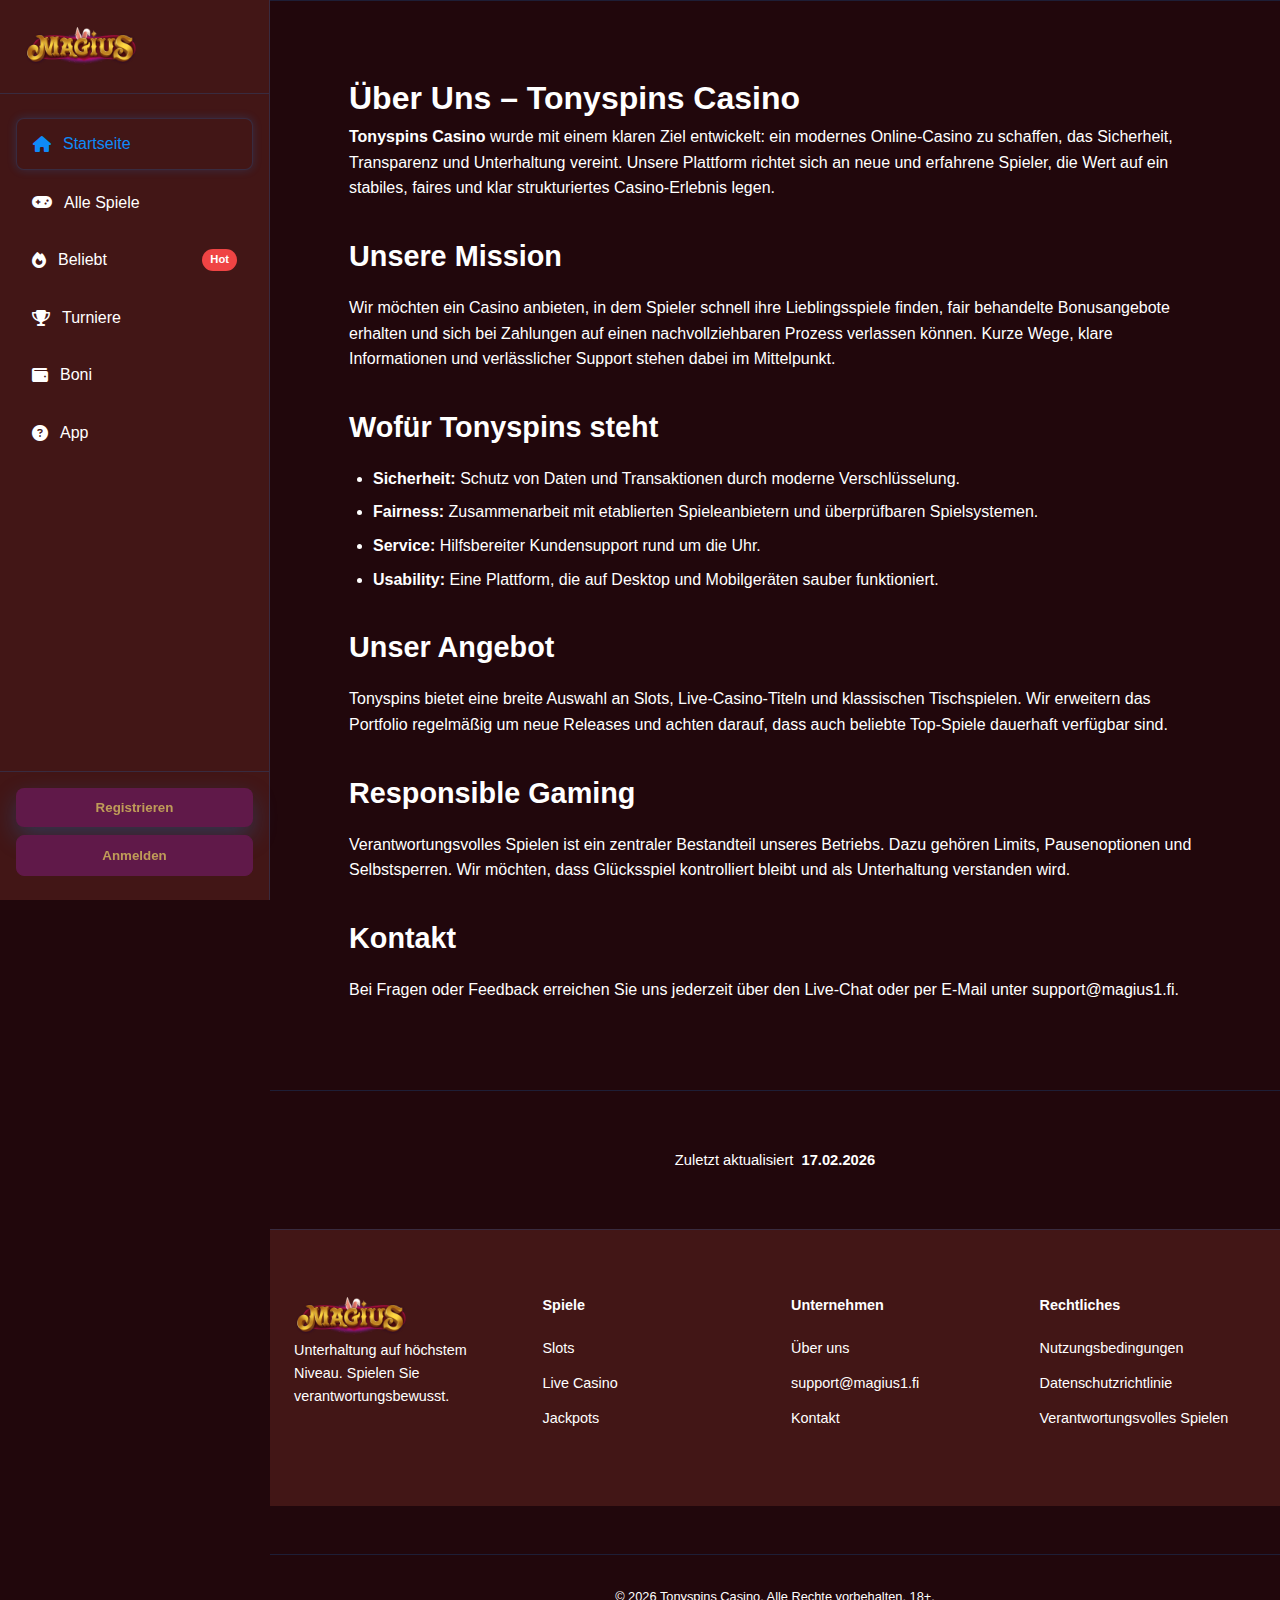
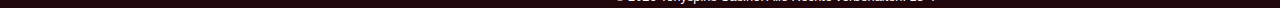
<file: about-us/index.html>
<!DOCTYPE html>
<html lang="de">
<head>
    <meta charset="UTF-8">
    <meta name="viewport" content="width=device-width, initial-scale=1.0">
    <title>Über Uns – Tonyspins Casino</title>
    <meta name="description" content="Erfahren Sie mehr über Tonyspins Casino: unsere Mission, unsere Werte und wie wir ein sicheres und modernes Spielerlebnis bieten.">
    <link rel="stylesheet" href="../style.css?=1.12">
    <link rel="canonical" href="/about-us/" />
    <link rel="icon" type="image/jpeg" href="../favicon%20(7).jpg">
    <link rel="stylesheet" href="https://cdnjs.cloudflare.com/ajax/libs/font-awesome/6.5.2/css/all.min.css">
</head>
<body>
<input type="checkbox" id="nav-toggle">

<div class="site-layout">
    <div class="topbar-mobile">
        <div class="brand-block">
            <a href="/"><img src="../magiuslogo.png" alt="Tonyspins Casino" class="brand-logo"></a>
        </div>
        <div class="topbar-actions">
            <a href="/login/"><button class="action-btn action-btn--ghost action-btn--compact">Anmelden</button></a>
            <a href="/go/" class="action-btn action-btn--register action-btn--compact" role="button">Registrieren</a>
            <label for="nav-toggle" class="menu-toggle"><i class="fa-solid fa-bars"></i></label>
        </div>
    </div>

    <aside class="side-panel">
        <div class="side-panel__header"><div class="brand-block"><a href="/"><img src="../magiuslogo.png" alt="Tonyspins Casino" class="brand-logo"></a></div></div>
        <nav class="side-panel__menu">
            <a href="/" class="side-panel__link is-active"><i class="fa-solid fa-house"></i><span>Startseite</span></a>
            <a href="/#games" class="side-panel__link"><i class="fa-solid fa-gamepad"></i><span>Alle Spiele</span></a>
            <a href="/" class="side-panel__link"><i class="fa-solid fa-fire"></i><span>Beliebt</span><span class="badge-hot">Hot</span></a>
            <a href="/" class="side-panel__link"><i class="fa-solid fa-trophy"></i><span>Turniere</span></a>
            <a href="/" class="side-panel__link"><i class="fa-solid fa-wallet"></i><span>Boni</span></a>
            <a href="/" class="side-panel__link"><i class="fa-solid fa-circle-question"></i><span>App</span></a>
        </nav>
        <div class="side-panel__footer">
            <a href="/go/"><button class="action-btn action-btn--register">Registrieren</button></a>
            <a href="/login/"><button class="action-btn action-btn--ghost">Anmelden</button></a>
        </div>
    </aside>

    <main class="page-main">
        <section class="content-block">
            <div class="page-container" style="max-width: 900px;">
                <h1>Über Uns – Tonyspins Casino</h1>

                <p><strong>Tonyspins Casino</strong> wurde mit einem klaren Ziel entwickelt: ein modernes Online-Casino zu schaffen, das Sicherheit, Transparenz und Unterhaltung vereint. Unsere Plattform richtet sich an neue und erfahrene Spieler, die Wert auf ein stabiles, faires und klar strukturiertes Casino-Erlebnis legen.</p>

                <h2>Unsere Mission</h2>
                <p>Wir möchten ein Casino anbieten, in dem Spieler schnell ihre Lieblingsspiele finden, fair behandelte Bonusangebote erhalten und sich bei Zahlungen auf einen nachvollziehbaren Prozess verlassen können. Kurze Wege, klare Informationen und verlässlicher Support stehen dabei im Mittelpunkt.</p>

                <h2>Wofür Tonyspins steht</h2>
                <ul>
                    <li><strong>Sicherheit:</strong> Schutz von Daten und Transaktionen durch moderne Verschlüsselung.</li>
                    <li><strong>Fairness:</strong> Zusammenarbeit mit etablierten Spieleanbietern und überprüfbaren Spielsystemen.</li>
                    <li><strong>Service:</strong> Hilfsbereiter Kundensupport rund um die Uhr.</li>
                    <li><strong>Usability:</strong> Eine Plattform, die auf Desktop und Mobilgeräten sauber funktioniert.</li>
                </ul>

                <h2>Unser Angebot</h2>
                <p>Tonyspins bietet eine breite Auswahl an Slots, Live-Casino-Titeln und klassischen Tischspielen. Wir erweitern das Portfolio regelmäßig um neue Releases und achten darauf, dass auch beliebte Top-Spiele dauerhaft verfügbar sind.</p>

                <h2>Responsible Gaming</h2>
                <p>Verantwortungsvolles Spielen ist ein zentraler Bestandteil unseres Betriebs. Dazu gehören Limits, Pausenoptionen und Selbstsperren. Wir möchten, dass Glücksspiel kontrolliert bleibt und als Unterhaltung verstanden wird.</p>

                <h2>Kontakt</h2>
                <p>Bei Fragen oder Feedback erreichen Sie uns jederzeit über den Live-Chat oder per E-Mail unter support@magius1.fi.</p>
            </div>
        </section>

        <div class="update-note"><div class="page-container"><p>Zuletzt aktualisiert <span class="update-date">17.02.2026</span></p></div></div>

        <footer class="page-footer">
            <div class="footer-layout">
                <div class="footer-column">
                    <img src="../magiuslogo.png" alt="Tonyspins Casino" class="brand-logo">
                    <p>Unterhaltung auf höchstem Niveau. Spielen Sie verantwortungsbewusst.</p>
                </div>
                <div class="footer-column"><h4>Spiele</h4><ul><li><a href="/">Slots</a></li><li><a href="/">Live Casino</a></li><li><a href="/">Jackpots</a></li></ul></div>
                <div class="footer-column"><h4>Unternehmen</h4><ul><li><a href="/about-us/">Über uns</a></li><li><a href="mailto:support@magius1.fi">support@magius1.fi</a></li><li><a href="/contact-us/">Kontakt</a></li></ul></div>
                <div class="footer-column"><h4>Rechtliches</h4><ul><li><a href="/terms-and-conditions/">Nutzungsbedingungen</a></li><li><a href="/privacy-policy/">Datenschutzrichtlinie</a></li><li><a href="/responsible-gaming/">Verantwortungsvolles Spielen</a></li></ul></div>
            </div>
        </footer>

        <div class="footer-copy"><p>&copy; 2026 Tonyspins Casino. Alle Rechte vorbehalten. 18+.</p></div>
    </main>
</div>
</body>
</html>
</file>
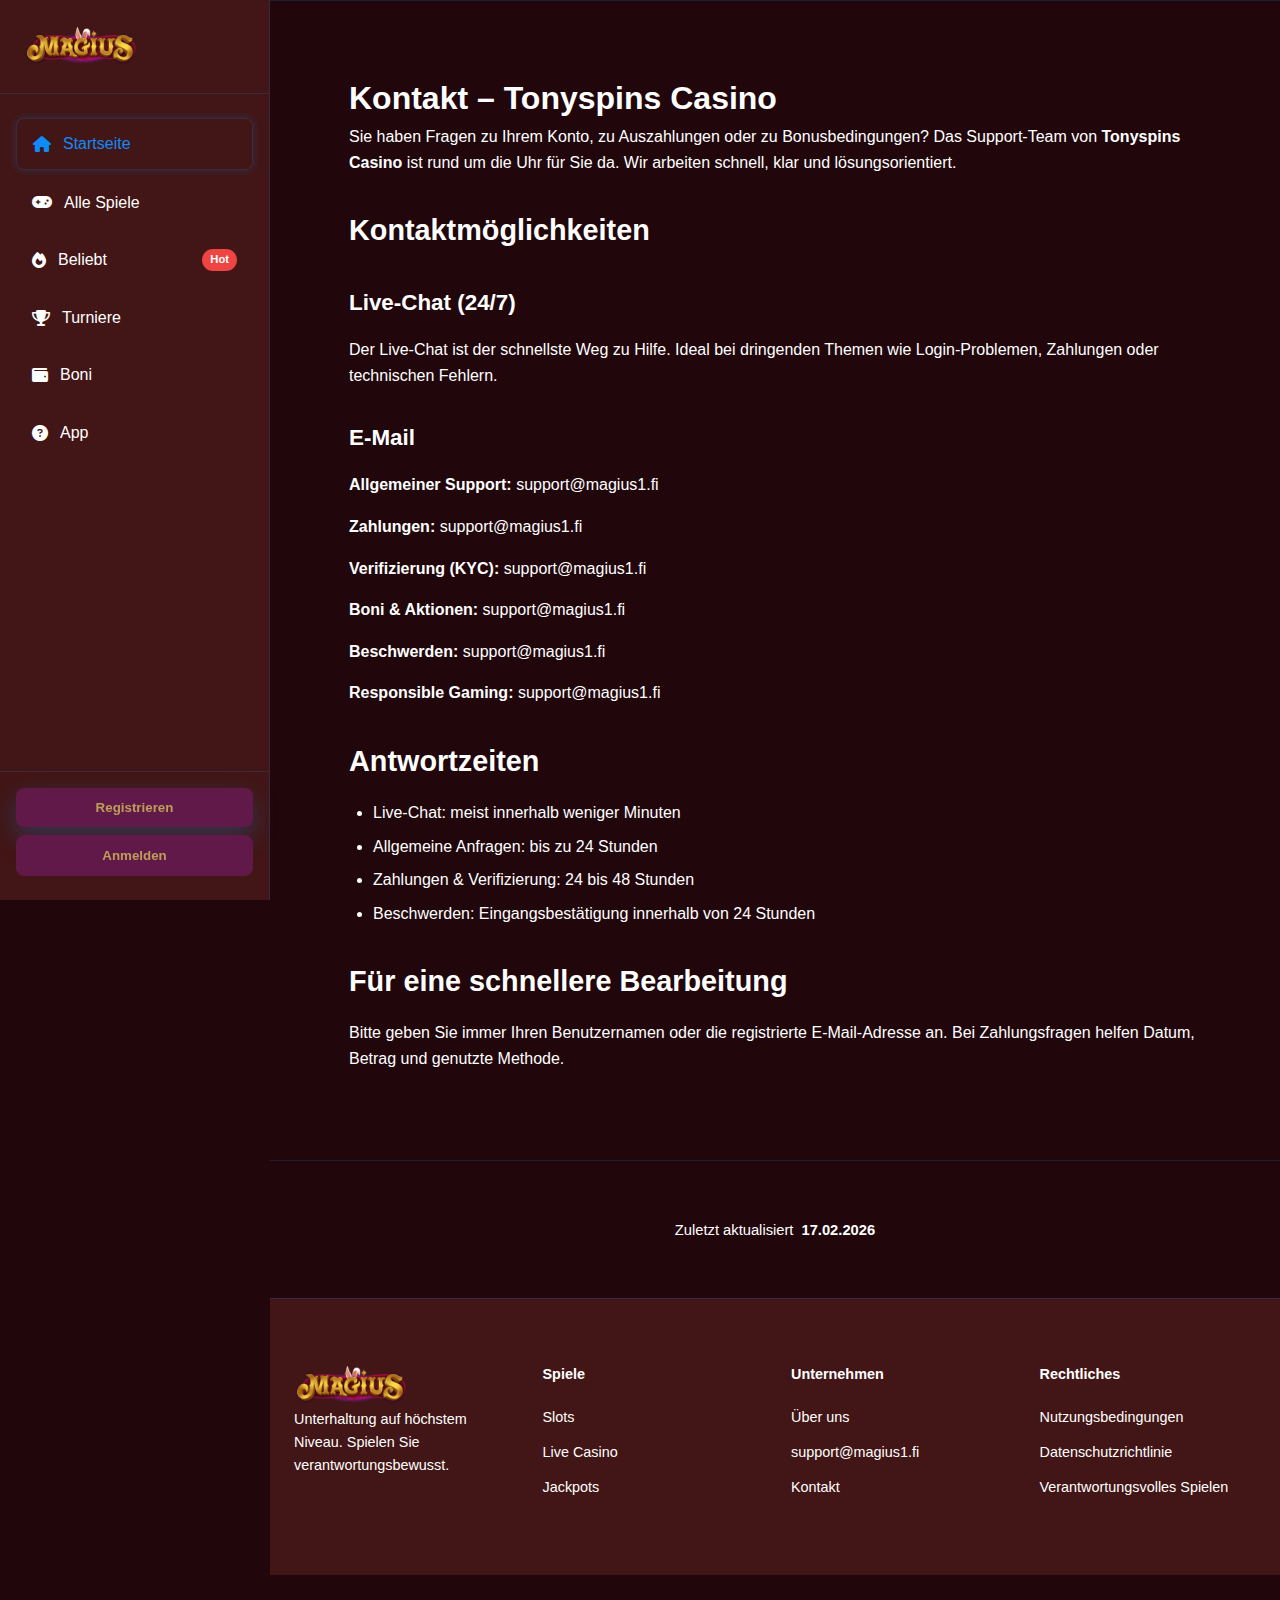
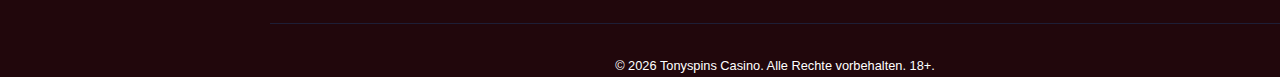
<file: contact-us/index.html>
<!DOCTYPE html>
<html lang="de">
<head>
    <meta charset="UTF-8">
    <meta name="viewport" content="width=device-width, initial-scale=1.0">
    <title>Kontakt – Tonyspins Casino</title>
    <meta name="description" content="Kontaktieren Sie das Tonyspins Casino Support-Team per Live-Chat oder E-Mail. Wir helfen bei Konto, Zahlungen, Verifizierung, Boni und technischen Fragen.">
    <link rel="stylesheet" href="../style.css?=1.12">
    <link rel="canonical" href="/contact-us/" />
    <link rel="icon" type="image/jpeg" href="../favicon%20(7).jpg">
    <link rel="stylesheet" href="https://cdnjs.cloudflare.com/ajax/libs/font-awesome/6.5.2/css/all.min.css">
</head>
<body>
<input type="checkbox" id="nav-toggle">

<div class="site-layout">
    <div class="topbar-mobile">
        <div class="brand-block">
            <a href="/">
                <img src="../magiuslogo.png" alt="Tonyspins Casino" class="brand-logo">
            </a>
        </div>

        <div class="topbar-actions">
            <a href="/login/">
                <button class="action-btn action-btn--ghost action-btn--compact">Anmelden</button>
            </a>
            <a href="/go/" class="action-btn action-btn--register action-btn--compact" role="button">Registrieren</a>
            <label for="nav-toggle" class="menu-toggle">
                <i class="fa-solid fa-bars"></i>
            </label>
        </div>
    </div>

    <aside class="side-panel">
        <div class="side-panel__header">
            <div class="brand-block">
                <a href="/">
                    <img src="../magiuslogo.png" alt="Tonyspins Casino" class="brand-logo">
                </a>
            </div>
        </div>

        <nav class="side-panel__menu">
            <a href="/" class="side-panel__link is-active">
                <i class="fa-solid fa-house"></i>
                <span>Startseite</span>
            </a>
            <a href="/#games" class="side-panel__link">
                <i class="fa-solid fa-gamepad"></i>
                <span>Alle Spiele</span>
            </a>
            <a href="/" class="side-panel__link">
                <i class="fa-solid fa-fire"></i>
                <span>Beliebt</span>
                <span class="badge-hot">Hot</span>
            </a>
            <a href="/" class="side-panel__link">
                <i class="fa-solid fa-trophy"></i>
                <span>Turniere</span>
            </a>
            <a href="/" class="side-panel__link">
                <i class="fa-solid fa-wallet"></i>
                <span>Boni</span>
            </a>
            <a href="/" class="side-panel__link">
                <i class="fa-solid fa-circle-question"></i>
                <span>App</span>
            </a>
        </nav>

        <div class="side-panel__footer">
            <a href="/go/">
                <button class="action-btn action-btn--register">Registrieren</button>
            </a>
            <a href="/login/">
                <button class="action-btn action-btn--ghost">Anmelden</button>
            </a>
        </div>
    </aside>

    <main class="page-main">
        <section class="content-block">
            <div class="page-container" style="max-width: 900px;">
                <h1>Kontakt – Tonyspins Casino</h1>

                <p>Sie haben Fragen zu Ihrem Konto, zu Auszahlungen oder zu Bonusbedingungen? Das Support-Team von <strong>Tonyspins Casino</strong> ist rund um die Uhr für Sie da. Wir arbeiten schnell, klar und lösungsorientiert.</p>

                <h2>Kontaktmöglichkeiten</h2>
                <h3>Live-Chat (24/7)</h3>
                <p>Der Live-Chat ist der schnellste Weg zu Hilfe. Ideal bei dringenden Themen wie Login-Problemen, Zahlungen oder technischen Fehlern.</p>

                <h3>E-Mail</h3>
                <p><strong>Allgemeiner Support:</strong> support@magius1.fi</p>
                <p><strong>Zahlungen:</strong> support@magius1.fi</p>
                <p><strong>Verifizierung (KYC):</strong> support@magius1.fi</p>
                <p><strong>Boni & Aktionen:</strong> support@magius1.fi</p>
                <p><strong>Beschwerden:</strong> support@magius1.fi</p>
                <p><strong>Responsible Gaming:</strong> support@magius1.fi</p>

                <h2>Antwortzeiten</h2>
                <ul>
                    <li>Live-Chat: meist innerhalb weniger Minuten</li>
                    <li>Allgemeine Anfragen: bis zu 24 Stunden</li>
                    <li>Zahlungen & Verifizierung: 24 bis 48 Stunden</li>
                    <li>Beschwerden: Eingangsbestätigung innerhalb von 24 Stunden</li>
                </ul>

                <h2>Für eine schnellere Bearbeitung</h2>
                <p>Bitte geben Sie immer Ihren Benutzernamen oder die registrierte E-Mail-Adresse an. Bei Zahlungsfragen helfen Datum, Betrag und genutzte Methode.</p>
            </div>
        </section>

        <div class="update-note">
            <div class="page-container">
                <p>Zuletzt aktualisiert <span class="update-date">17.02.2026</span></p>
            </div>
        </div>

        <footer class="page-footer">
            <div class="footer-layout">
                <div class="footer-column">
                    <img src="../magiuslogo.png" alt="Tonyspins Casino" class="brand-logo">
                    <p>Unterhaltung auf höchstem Niveau. Spielen Sie verantwortungsbewusst.</p>
                </div>

                <div class="footer-column">
                    <h4>Spiele</h4>
                    <ul>
                        <li><a href="/">Slots</a></li>
                        <li><a href="/">Live Casino</a></li>
                        <li><a href="/">Jackpots</a></li>
                    </ul>
                </div>

                <div class="footer-column">
                    <h4>Unternehmen</h4>
                    <ul>
                        <li><a href="/about-us/">Über uns</a></li>
                        <li><a href="mailto:support@magius1.fi">support@magius1.fi</a></li>
                        <li><a href="/contact-us/">Kontakt</a></li>
                    </ul>
                </div>

                <div class="footer-column">
                    <h4>Rechtliches</h4>
                    <ul>
                        <li><a href="/terms-and-conditions/">Nutzungsbedingungen</a></li>
                        <li><a href="/privacy-policy/">Datenschutzrichtlinie</a></li>
                        <li><a href="/responsible-gaming/">Verantwortungsvolles Spielen</a></li>
                    </ul>
                </div>
            </div>
        </footer>

        <div class="footer-copy">
            <p>&copy; 2026 Tonyspins Casino. Alle Rechte vorbehalten. 18+.</p>
        </div>
    </main>
</div>
</body>
</html>
</file>
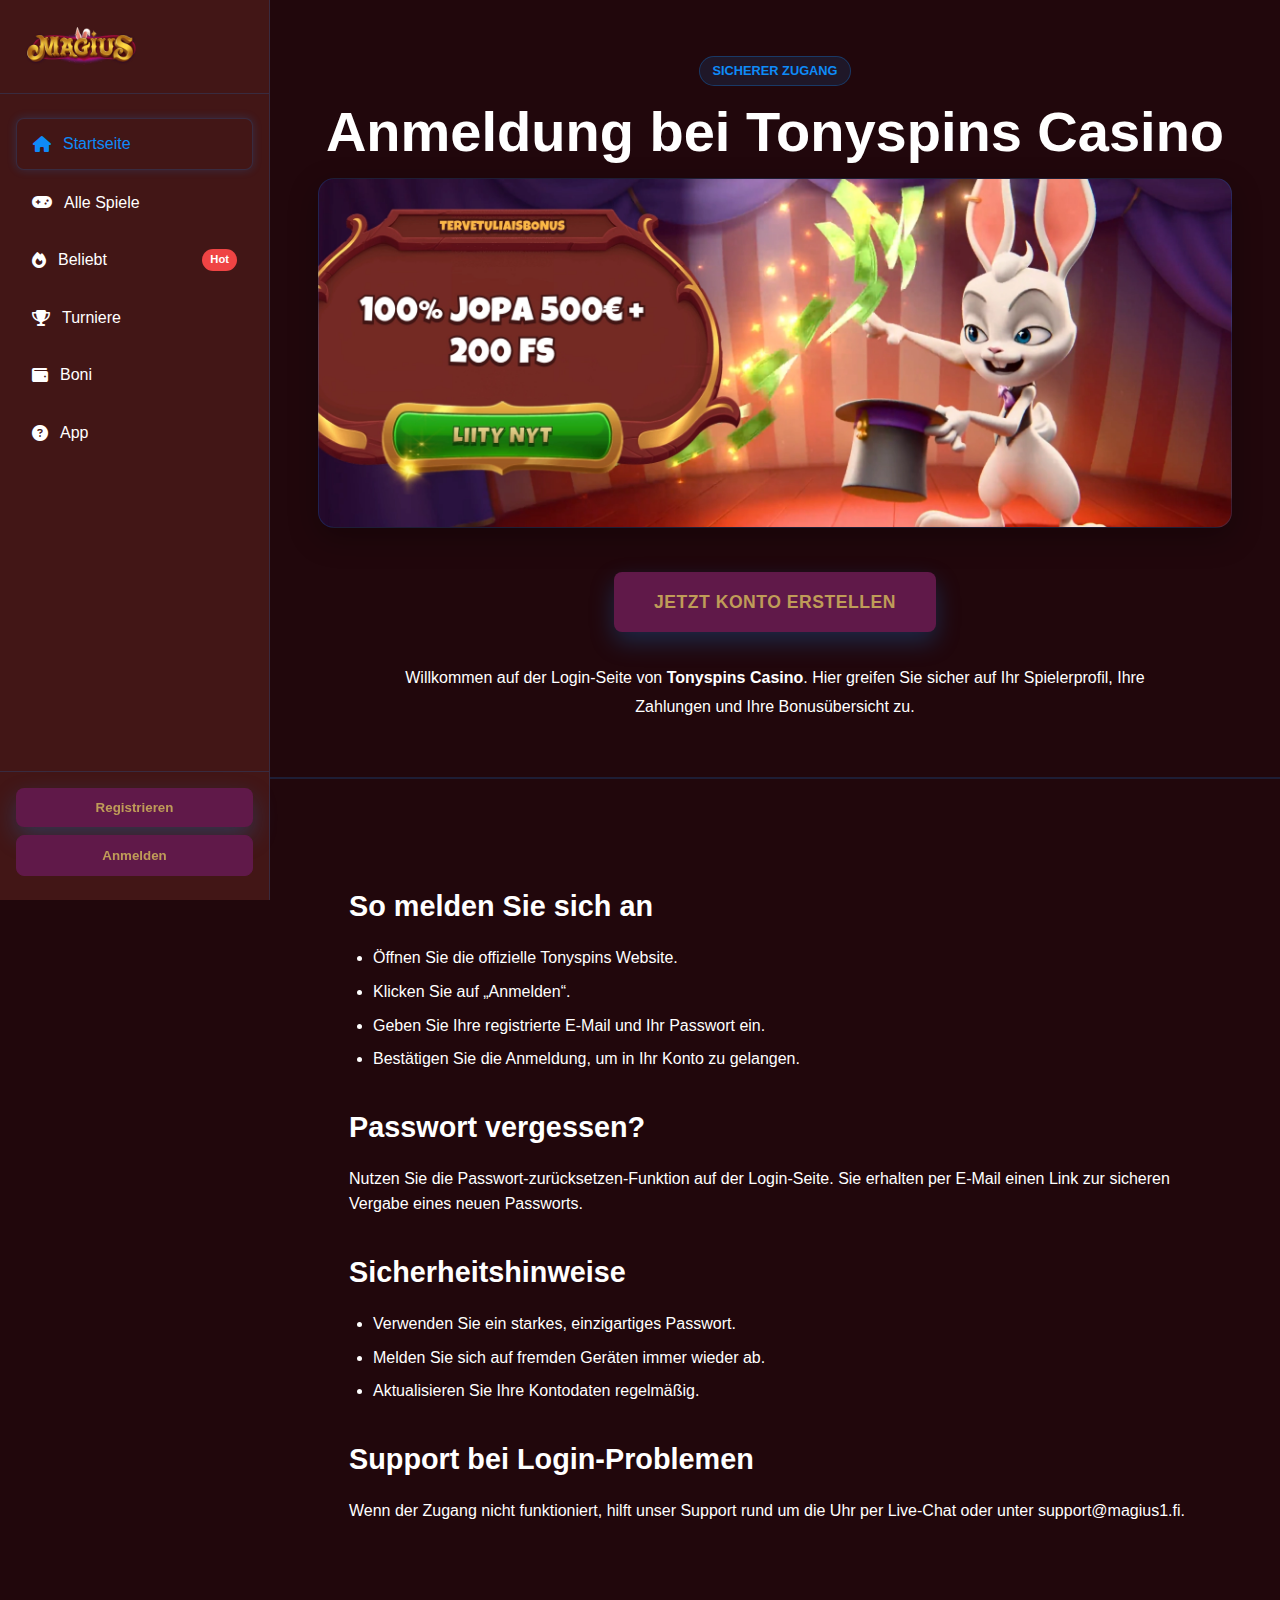
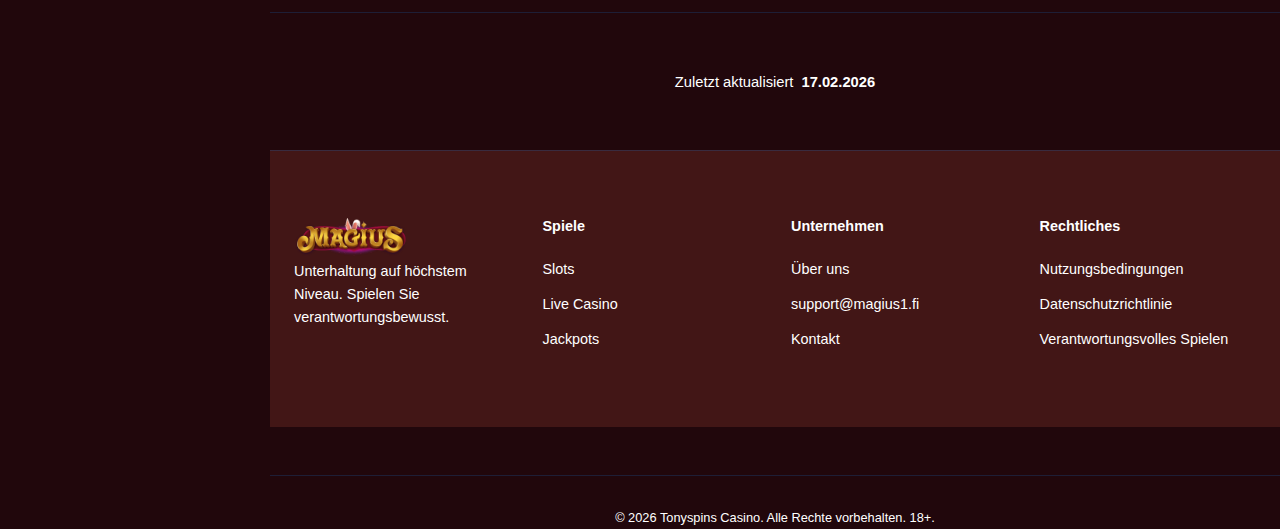
<file: login/index.html>
<!DOCTYPE html>
<html lang="de">
<head>
    <meta charset="UTF-8">
    <meta name="viewport" content="width=device-width, initial-scale=1.0">
    <title>Anmelden – Tonyspins Casino</title>
    <meta name="description" content="Sicher im Tonyspins Casino anmelden. Zugang zu Ihrem Konto, Boni, Zahlungen und Spieleverlauf auf Desktop und Mobilgeräten.">
    <link rel="stylesheet" href="../style.css?=1.12">
    <link rel="canonical" href="/login/" />
    <link rel="icon" type="image/jpeg" href="../favicon%20(7).jpg">
    <link rel="stylesheet" href="https://cdnjs.cloudflare.com/ajax/libs/font-awesome/6.5.2/css/all.min.css">
</head>
<body>
<input type="checkbox" id="nav-toggle">

<div class="site-layout">
    <div class="topbar-mobile">
        <div class="brand-block">
            <a href="/"><img src="../magiuslogo.png" alt="Tonyspins Casino" class="brand-logo"></a>
        </div>
        <div class="topbar-actions">
            <a href="/login/"><button class="action-btn action-btn--ghost action-btn--compact">Anmelden</button></a>
            <a href="/go/" class="action-btn action-btn--register action-btn--compact" role="button">Registrieren</a>
            <label for="nav-toggle" class="menu-toggle"><i class="fa-solid fa-bars"></i></label>
        </div>
    </div>

    <aside class="side-panel">
        <div class="side-panel__header"><div class="brand-block"><a href="/"><img src="../magiuslogo.png" alt="Tonyspins Casino" class="brand-logo"></a></div></div>
        <nav class="side-panel__menu">
            <a href="/" class="side-panel__link is-active"><i class="fa-solid fa-house"></i><span>Startseite</span></a>
            <a href="/#games" class="side-panel__link"><i class="fa-solid fa-gamepad"></i><span>Alle Spiele</span></a>
            <a href="/" class="side-panel__link"><i class="fa-solid fa-fire"></i><span>Beliebt</span><span class="badge-hot">Hot</span></a>
            <a href="/" class="side-panel__link"><i class="fa-solid fa-trophy"></i><span>Turniere</span></a>
            <a href="/" class="side-panel__link"><i class="fa-solid fa-wallet"></i><span>Boni</span></a>
            <a href="/" class="side-panel__link"><i class="fa-solid fa-circle-question"></i><span>App</span></a>
        </nav>
        <div class="side-panel__footer">
            <a href="/go/"><button class="action-btn action-btn--register">Registrieren</button></a>
            <a href="/login/"><button class="action-btn action-btn--ghost">Anmelden</button></a>
        </div>
    </aside>

    <main class="page-main">
        <section class="promo-hero">
            <div class="page-container">
                <span class="promo-label">Sicherer Zugang</span>
                <h1 class="promo-title">Anmeldung bei Tonyspins Casino</h1>
                <div class="promo-banner" aria-hidden="true"></div>
                <a href="/go/" class="action-btn action-btn--register promo-button" role="button">Jetzt Konto erstellen</a>
                <div class="info-text">
                    <p>Willkommen auf der Login-Seite von <strong>Tonyspins Casino</strong>. Hier greifen Sie sicher auf Ihr Spielerprofil, Ihre Zahlungen und Ihre Bonusübersicht zu.</p>
                </div>
            </div>
        </section>

        <section class="content-block">
            <div class="page-container" style="max-width: 900px;">
                <h2>So melden Sie sich an</h2>
                <ol>
                    <li>Öffnen Sie die offizielle Tonyspins Website.</li>
                    <li>Klicken Sie auf „Anmelden“.</li>
                    <li>Geben Sie Ihre registrierte E-Mail und Ihr Passwort ein.</li>
                    <li>Bestätigen Sie die Anmeldung, um in Ihr Konto zu gelangen.</li>
                </ol>

                <h2>Passwort vergessen?</h2>
                <p>Nutzen Sie die Passwort-zurücksetzen-Funktion auf der Login-Seite. Sie erhalten per E-Mail einen Link zur sicheren Vergabe eines neuen Passworts.</p>

                <h2>Sicherheitshinweise</h2>
                <ul>
                    <li>Verwenden Sie ein starkes, einzigartiges Passwort.</li>
                    <li>Melden Sie sich auf fremden Geräten immer wieder ab.</li>
                    <li>Aktualisieren Sie Ihre Kontodaten regelmäßig.</li>
                </ul>

                <h2>Support bei Login-Problemen</h2>
                <p>Wenn der Zugang nicht funktioniert, hilft unser Support rund um die Uhr per Live-Chat oder unter support@magius1.fi.</p>
            </div>
        </section>

        <div class="update-note"><div class="page-container"><p>Zuletzt aktualisiert <span class="update-date">17.02.2026</span></p></div></div>

        <footer class="page-footer">
            <div class="footer-layout">
                <div class="footer-column"><img src="../magiuslogo.png" alt="Tonyspins Casino" class="brand-logo"><p>Unterhaltung auf höchstem Niveau. Spielen Sie verantwortungsbewusst.</p></div>
                <div class="footer-column"><h4>Spiele</h4><ul><li><a href="/">Slots</a></li><li><a href="/">Live Casino</a></li><li><a href="/">Jackpots</a></li></ul></div>
                <div class="footer-column"><h4>Unternehmen</h4><ul><li><a href="/about-us/">Über uns</a></li><li><a href="mailto:support@magius1.fi">support@magius1.fi</a></li><li><a href="/contact-us/">Kontakt</a></li></ul></div>
                <div class="footer-column"><h4>Rechtliches</h4><ul><li><a href="/terms-and-conditions/">Nutzungsbedingungen</a></li><li><a href="/privacy-policy/">Datenschutzrichtlinie</a></li><li><a href="/responsible-gaming/">Verantwortungsvolles Spielen</a></li></ul></div>
            </div>
        </footer>

        <div class="footer-copy"><p>&copy; 2026 Tonyspins Casino. Alle Rechte vorbehalten. 18+.</p></div>
    </main>
</div>
</body>
</html>
</file>
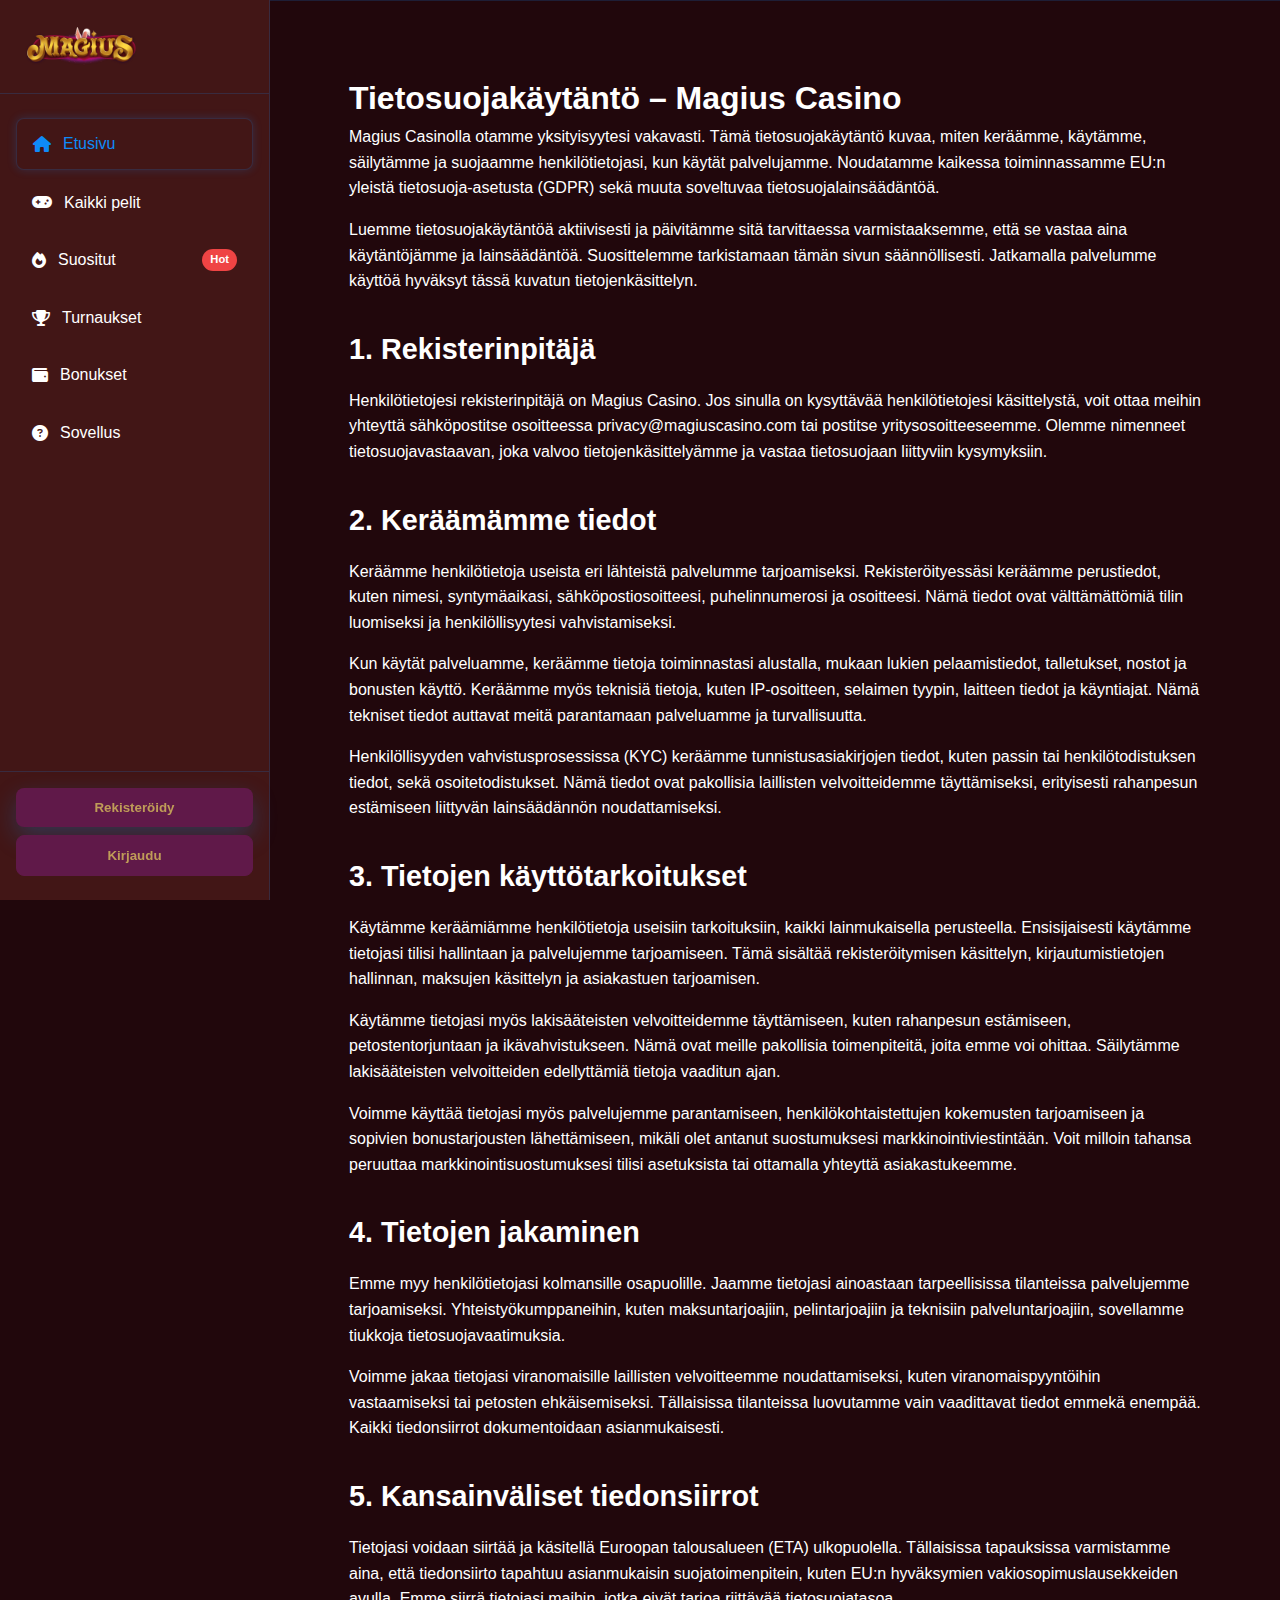
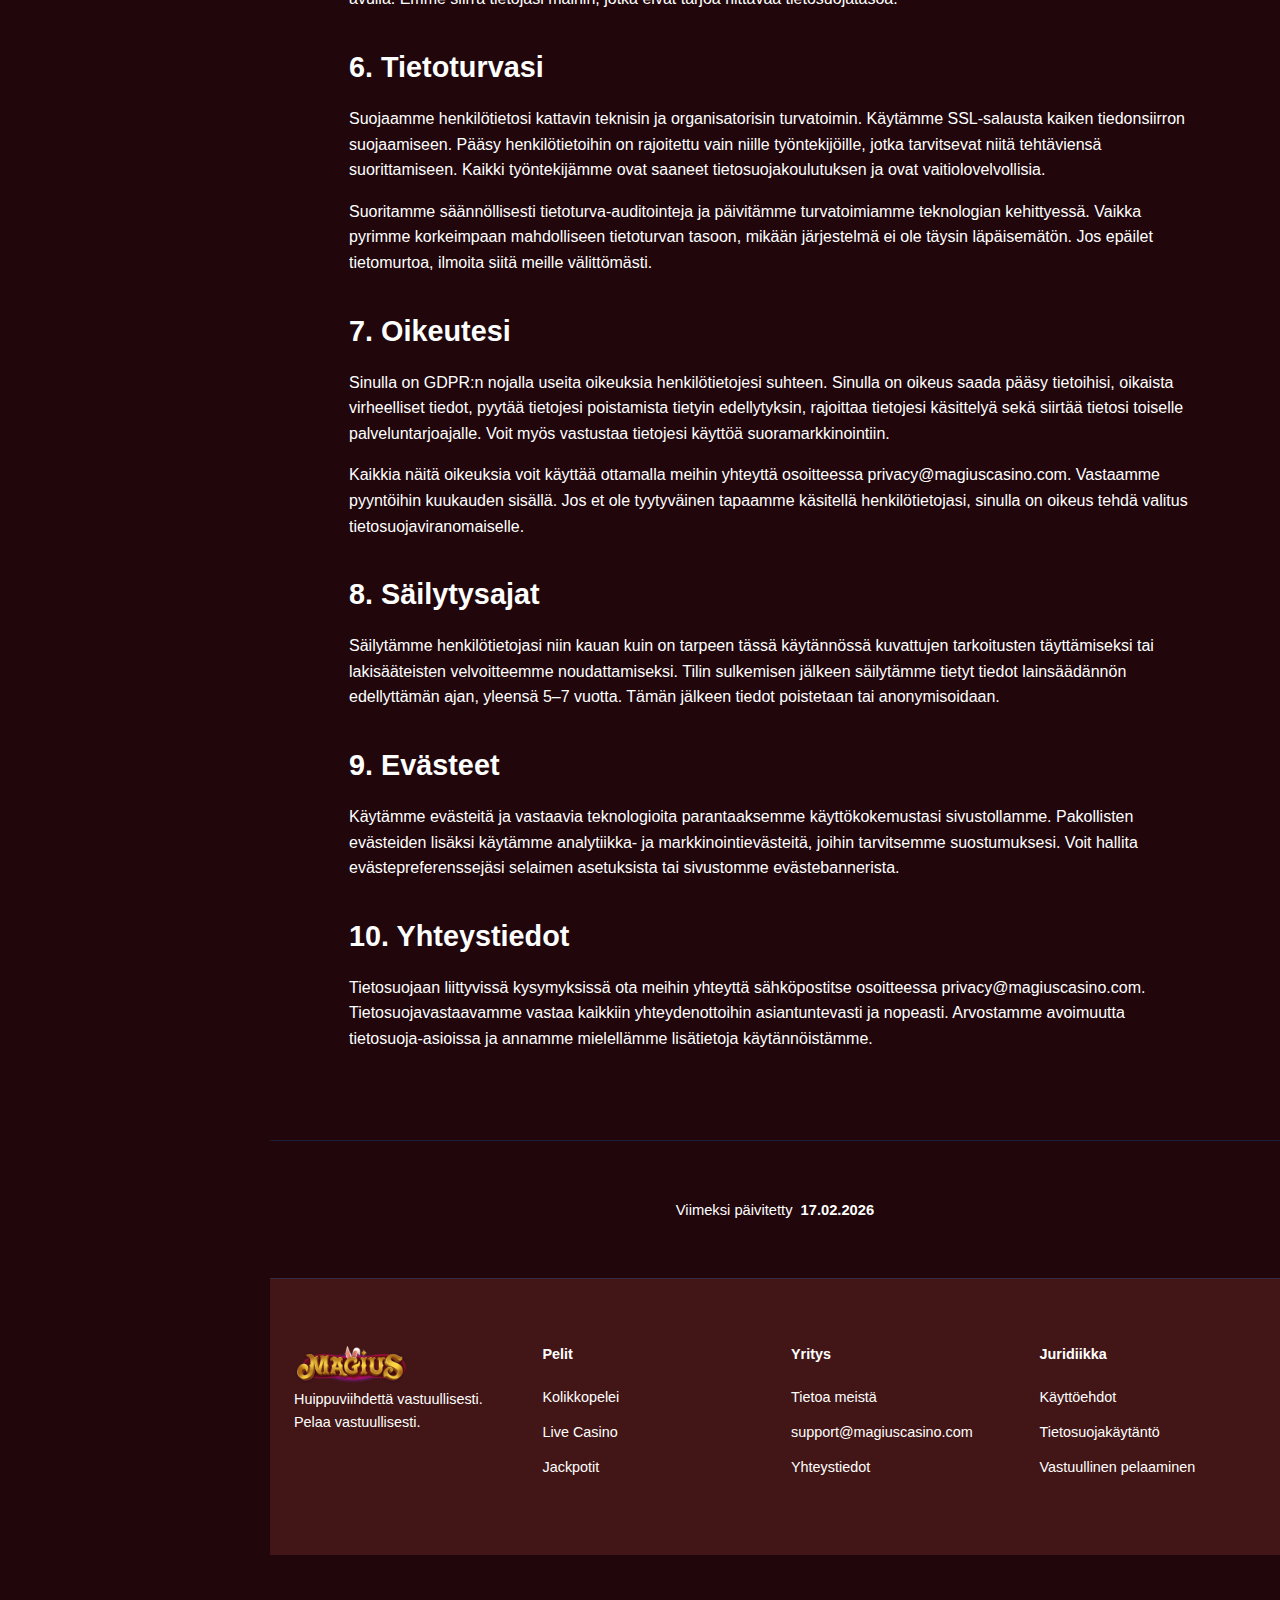
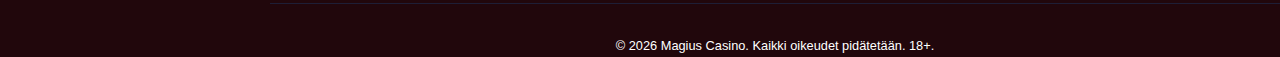
<file: privacy-policy/index.html>
<!DOCTYPE html>
<html lang="fi">
<head>
    <meta charset="UTF-8">
    <meta name="viewport" content="width=device-width, initial-scale=1.0">
    <title>Tietosuojakäytäntö – Magius Casino</title>
    <meta name="description" content="Lue Magius Casinon tietosuojakäytäntö. Kerromme, miten keräämme, käytämme ja suojaamme henkilötietojasi GDPR:n mukaisesti.">
    <link rel="stylesheet" href="../style.css?=1.12">
    <link rel="canonical" href="/privacy-policy/" />
    <link rel="icon" type="image/jpeg" href="../favicon.jpg">
    <link rel="stylesheet" href="https://cdnjs.cloudflare.com/ajax/libs/font-awesome/6.5.2/css/all.min.css">
</head>
<body>
<input type="checkbox" id="nav-toggle">

<div class="site-layout">
    <div class="topbar-mobile">
        <div class="brand-block">
            <a href="/"><img src="../magiuslogo.png" alt="Magius Casino" class="brand-logo"></a>
        </div>
        <div class="topbar-actions">
            <a href="/login/"><button class="action-btn action-btn--ghost action-btn--compact">Kirjaudu</button></a>
            <a href="/go/" class="action-btn action-btn--register action-btn--compact" role="button">Rekisteröidy</a>
            <label for="nav-toggle" class="menu-toggle"><i class="fa-solid fa-bars"></i></label>
        </div>
    </div>

    <aside class="side-panel">
        <div class="side-panel__header"><div class="brand-block"><a href="/"><img src="../magiuslogo.png" alt="Magius Casino" class="brand-logo"></a></div></div>
        <nav class="side-panel__menu">
            <a href="/" class="side-panel__link is-active"><i class="fa-solid fa-house"></i><span>Etusivu</span></a>
            <a href="/#games" class="side-panel__link"><i class="fa-solid fa-gamepad"></i><span>Kaikki pelit</span></a>
            <a href="/" class="side-panel__link"><i class="fa-solid fa-fire"></i><span>Suositut</span><span class="badge-hot">Hot</span></a>
            <a href="/" class="side-panel__link"><i class="fa-solid fa-trophy"></i><span>Turnaukset</span></a>
            <a href="/" class="side-panel__link"><i class="fa-solid fa-wallet"></i><span>Bonukset</span></a>
            <a href="/" class="side-panel__link"><i class="fa-solid fa-circle-question"></i><span>Sovellus</span></a>
        </nav>
        <div class="side-panel__footer">
            <a href="/go/"><button class="action-btn action-btn--register">Rekisteröidy</button></a>
            <a href="/login/"><button class="action-btn action-btn--ghost">Kirjaudu</button></a>
        </div>
    </aside>

    <main class="page-main">
        <section class="content-block">
            <div class="page-container" style="max-width: 900px;">
                <h1>Tietosuojakäytäntö – Magius Casino</h1>

                <p>Magius Casinolla otamme yksityisyytesi vakavasti. Tämä tietosuojakäytäntö kuvaa, miten keräämme, käytämme, säilytämme ja suojaamme henkilötietojasi, kun käytät palvelujamme. Noudatamme kaikessa toiminnassamme EU:n yleistä tietosuoja-asetusta (GDPR) sekä muuta soveltuvaa tietosuojalainsäädäntöä.</p>

                <p>Luemme tietosuojakäytäntöä aktiivisesti ja päivitämme sitä tarvittaessa varmistaaksemme, että se vastaa aina käytäntöjämme ja lainsäädäntöä. Suosittelemme tarkistamaan tämän sivun säännöllisesti. Jatkamalla palvelumme käyttöä hyväksyt tässä kuvatun tietojenkäsittelyn.</p>

                <h2>1. Rekisterinpitäjä</h2>
                <p>Henkilötietojesi rekisterinpitäjä on Magius Casino. Jos sinulla on kysyttävää henkilötietojesi käsittelystä, voit ottaa meihin yhteyttä sähköpostitse osoitteessa privacy@magiuscasino.com tai postitse yritysosoitteeseemme. Olemme nimenneet tietosuojavastaavan, joka valvoo tietojenkäsittelyämme ja vastaa tietosuojaan liittyviin kysymyksiin.</p>

                <h2>2. Keräämämme tiedot</h2>
                <p>Keräämme henkilötietoja useista eri lähteistä palvelumme tarjoamiseksi. Rekisteröityessäsi keräämme perustiedot, kuten nimesi, syntymäaikasi, sähköpostiosoitteesi, puhelinnumerosi ja osoitteesi. Nämä tiedot ovat välttämättömiä tilin luomiseksi ja henkilöllisyytesi vahvistamiseksi.</p>

                <p>Kun käytät palveluamme, keräämme tietoja toiminnastasi alustalla, mukaan lukien pelaamistiedot, talletukset, nostot ja bonusten käyttö. Keräämme myös teknisiä tietoja, kuten IP-osoitteen, selaimen tyypin, laitteen tiedot ja käyntiajat. Nämä tekniset tiedot auttavat meitä parantamaan palveluamme ja turvallisuutta.</p>

                <p>Henkilöllisyyden vahvistusprosessissa (KYC) keräämme tunnistusasiakirjojen tiedot, kuten passin tai henkilötodistuksen tiedot, sekä osoitetodistukset. Nämä tiedot ovat pakollisia laillisten velvoitteidemme täyttämiseksi, erityisesti rahanpesun estämiseen liittyvän lainsäädännön noudattamiseksi.</p>

                <h2>3. Tietojen käyttötarkoitukset</h2>
                <p>Käytämme keräämiämme henkilötietoja useisiin tarkoituksiin, kaikki lainmukaisella perusteella. Ensisijaisesti käytämme tietojasi tilisi hallintaan ja palvelujemme tarjoamiseen. Tämä sisältää rekisteröitymisen käsittelyn, kirjautumistietojen hallinnan, maksujen käsittelyn ja asiakastuen tarjoamisen.</p>

                <p>Käytämme tietojasi myös lakisääteisten velvoitteidemme täyttämiseen, kuten rahanpesun estämiseen, petostentorjuntaan ja ikävahvistukseen. Nämä ovat meille pakollisia toimenpiteitä, joita emme voi ohittaa. Säilytämme lakisääteisten velvoitteiden edellyttämiä tietoja vaaditun ajan.</p>

                <p>Voimme käyttää tietojasi myös palvelujemme parantamiseen, henkilökohtaistettujen kokemusten tarjoamiseen ja sopivien bonustarjousten lähettämiseen, mikäli olet antanut suostumuksesi markkinointiviestintään. Voit milloin tahansa peruuttaa markkinointisuostumuksesi tilisi asetuksista tai ottamalla yhteyttä asiakastukeemme.</p>

                <h2>4. Tietojen jakaminen</h2>
                <p>Emme myy henkilötietojasi kolmansille osapuolille. Jaamme tietojasi ainoastaan tarpeellisissa tilanteissa palvelujemme tarjoamiseksi. Yhteistyökumppaneihin, kuten maksuntarjoajiin, pelintarjoajiin ja teknisiin palveluntarjoajiin, sovellamme tiukkoja tietosuojavaatimuksia.</p>

                <p>Voimme jakaa tietojasi viranomaisille laillisten velvoitteemme noudattamiseksi, kuten viranomaispyyntöihin vastaamiseksi tai petosten ehkäisemiseksi. Tällaisissa tilanteissa luovutamme vain vaadittavat tiedot emmekä enempää. Kaikki tiedonsiirrot dokumentoidaan asianmukaisesti.</p>

                <h2>5. Kansainväliset tiedonsiirrot</h2>
                <p>Tietojasi voidaan siirtää ja käsitellä Euroopan talousalueen (ETA) ulkopuolella. Tällaisissa tapauksissa varmistamme aina, että tiedonsiirto tapahtuu asianmukaisin suojatoimenpitein, kuten EU:n hyväksymien vakiosopimuslausekkeiden avulla. Emme siirrä tietojasi maihin, jotka eivät tarjoa riittävää tietosuojatasoa.</p>

                <h2>6. Tietoturvasi</h2>
                <p>Suojaamme henkilötietosi kattavin teknisin ja organisatorisin turvatoimin. Käytämme SSL-salausta kaiken tiedonsiirron suojaamiseen. Pääsy henkilötietoihin on rajoitettu vain niille työntekijöille, jotka tarvitsevat niitä tehtäviensä suorittamiseen. Kaikki työntekijämme ovat saaneet tietosuojakoulutuksen ja ovat vaitiolovelvollisia.</p>

                <p>Suoritamme säännöllisesti tietoturva-auditointeja ja päivitämme turvatoimiamme teknologian kehittyessä. Vaikka pyrimme korkeimpaan mahdolliseen tietoturvan tasoon, mikään järjestelmä ei ole täysin läpäisemätön. Jos epäilet tietomurtoa, ilmoita siitä meille välittömästi.</p>

                <h2>7. Oikeutesi</h2>
                <p>Sinulla on GDPR:n nojalla useita oikeuksia henkilötietojesi suhteen. Sinulla on oikeus saada pääsy tietoihisi, oikaista virheelliset tiedot, pyytää tietojesi poistamista tietyin edellytyksin, rajoittaa tietojesi käsittelyä sekä siirtää tietosi toiselle palveluntarjoajalle. Voit myös vastustaa tietojesi käyttöä suoramarkkinointiin.</p>

                <p>Kaikkia näitä oikeuksia voit käyttää ottamalla meihin yhteyttä osoitteessa privacy@magiuscasino.com. Vastaamme pyyntöihin kuukauden sisällä. Jos et ole tyytyväinen tapaamme käsitellä henkilötietojasi, sinulla on oikeus tehdä valitus tietosuojaviranomaiselle.</p>

                <h2>8. Säilytysajat</h2>
                <p>Säilytämme henkilötietojasi niin kauan kuin on tarpeen tässä käytännössä kuvattujen tarkoitusten täyttämiseksi tai lakisääteisten velvoitteemme noudattamiseksi. Tilin sulkemisen jälkeen säilytämme tietyt tiedot lainsäädännön edellyttämän ajan, yleensä 5–7 vuotta. Tämän jälkeen tiedot poistetaan tai anonymisoidaan.</p>

                <h2>9. Evästeet</h2>
                <p>Käytämme evästeitä ja vastaavia teknologioita parantaaksemme käyttökokemustasi sivustollamme. Pakollisten evästeiden lisäksi käytämme analytiikka- ja markkinointievästeitä, joihin tarvitsemme suostumuksesi. Voit hallita evästepreferenssejäsi selaimen asetuksista tai sivustomme evästebannerista.</p>

                <h2>10. Yhteystiedot</h2>
                <p>Tietosuojaan liittyvissä kysymyksissä ota meihin yhteyttä sähköpostitse osoitteessa privacy@magiuscasino.com. Tietosuojavastaavamme vastaa kaikkiin yhteydenottoihin asiantuntevasti ja nopeasti. Arvostamme avoimuutta tietosuoja-asioissa ja annamme mielellämme lisätietoja käytännöistämme.</p>
            </div>
        </section>

        <div class="update-note"><div class="page-container"><p>Viimeksi päivitetty <span class="update-date">17.02.2026</span></p></div></div>

        <footer class="page-footer">
            <div class="footer-layout">
                <div class="footer-column"><img src="../magiuslogo.png" alt="Magius Casino" class="brand-logo"><p>Huippuviihdettä vastuullisesti. Pelaa vastuullisesti.</p></div>
                <div class="footer-column"><h4>Pelit</h4><ul><li><a href="/">Kolikkopelei</a></li><li><a href="/">Live Casino</a></li><li><a href="/">Jackpotit</a></li></ul></div>
                <div class="footer-column"><h4>Yritys</h4><ul><li><a href="/about-us/">Tietoa meistä</a></li><li><a href="mailto:support@magiuscasino.com">support@magiuscasino.com</a></li><li><a href="/contact-us/">Yhteystiedot</a></li></ul></div>
                <div class="footer-column"><h4>Juridiikka</h4><ul><li><a href="/terms-and-conditions/">Käyttöehdot</a></li><li><a href="/privacy-policy/">Tietosuojakäytäntö</a></li><li><a href="/responsible-gaming/">Vastuullinen pelaaminen</a></li></ul></div>
            </div>
        </footer>

        <div class="footer-copy"><p>&copy; 2026 Magius Casino. Kaikki oikeudet pidätetään. 18+.</p></div>
    </main>
</div>
</body>
</html>
</file>
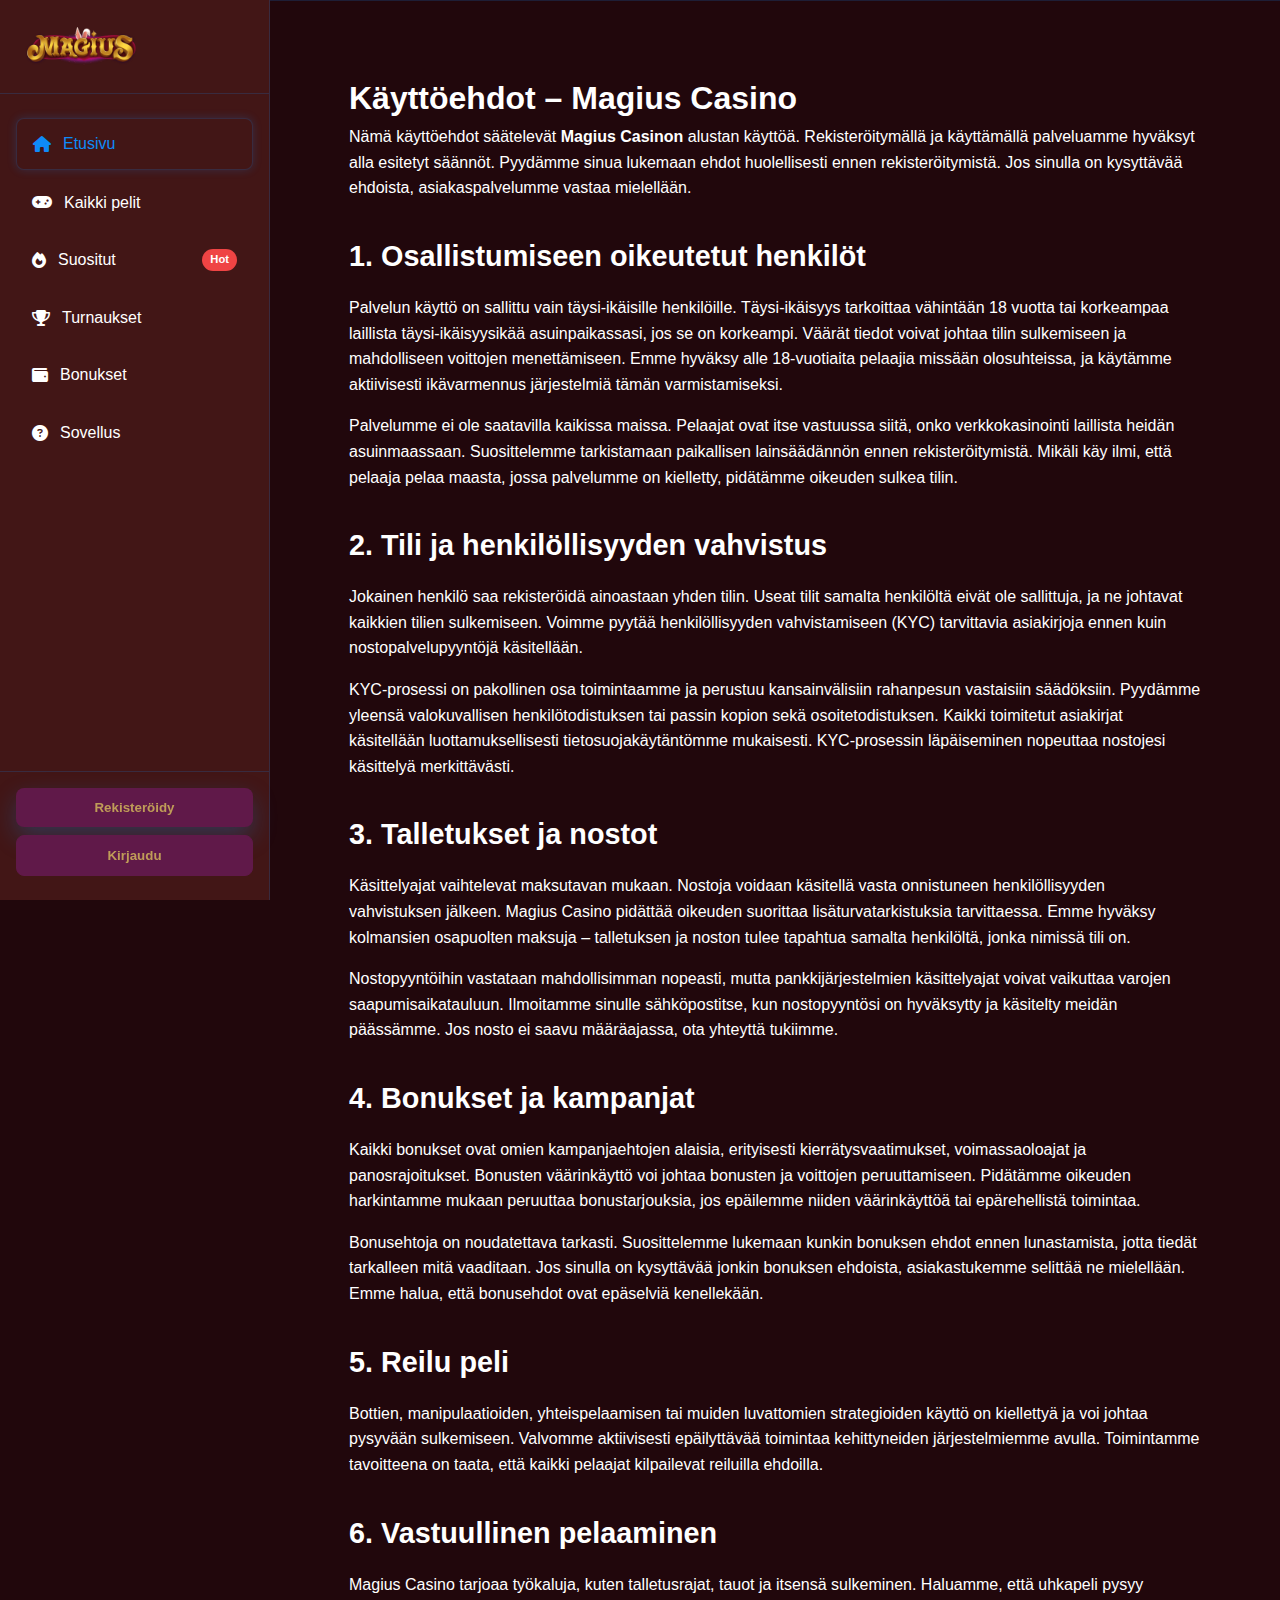
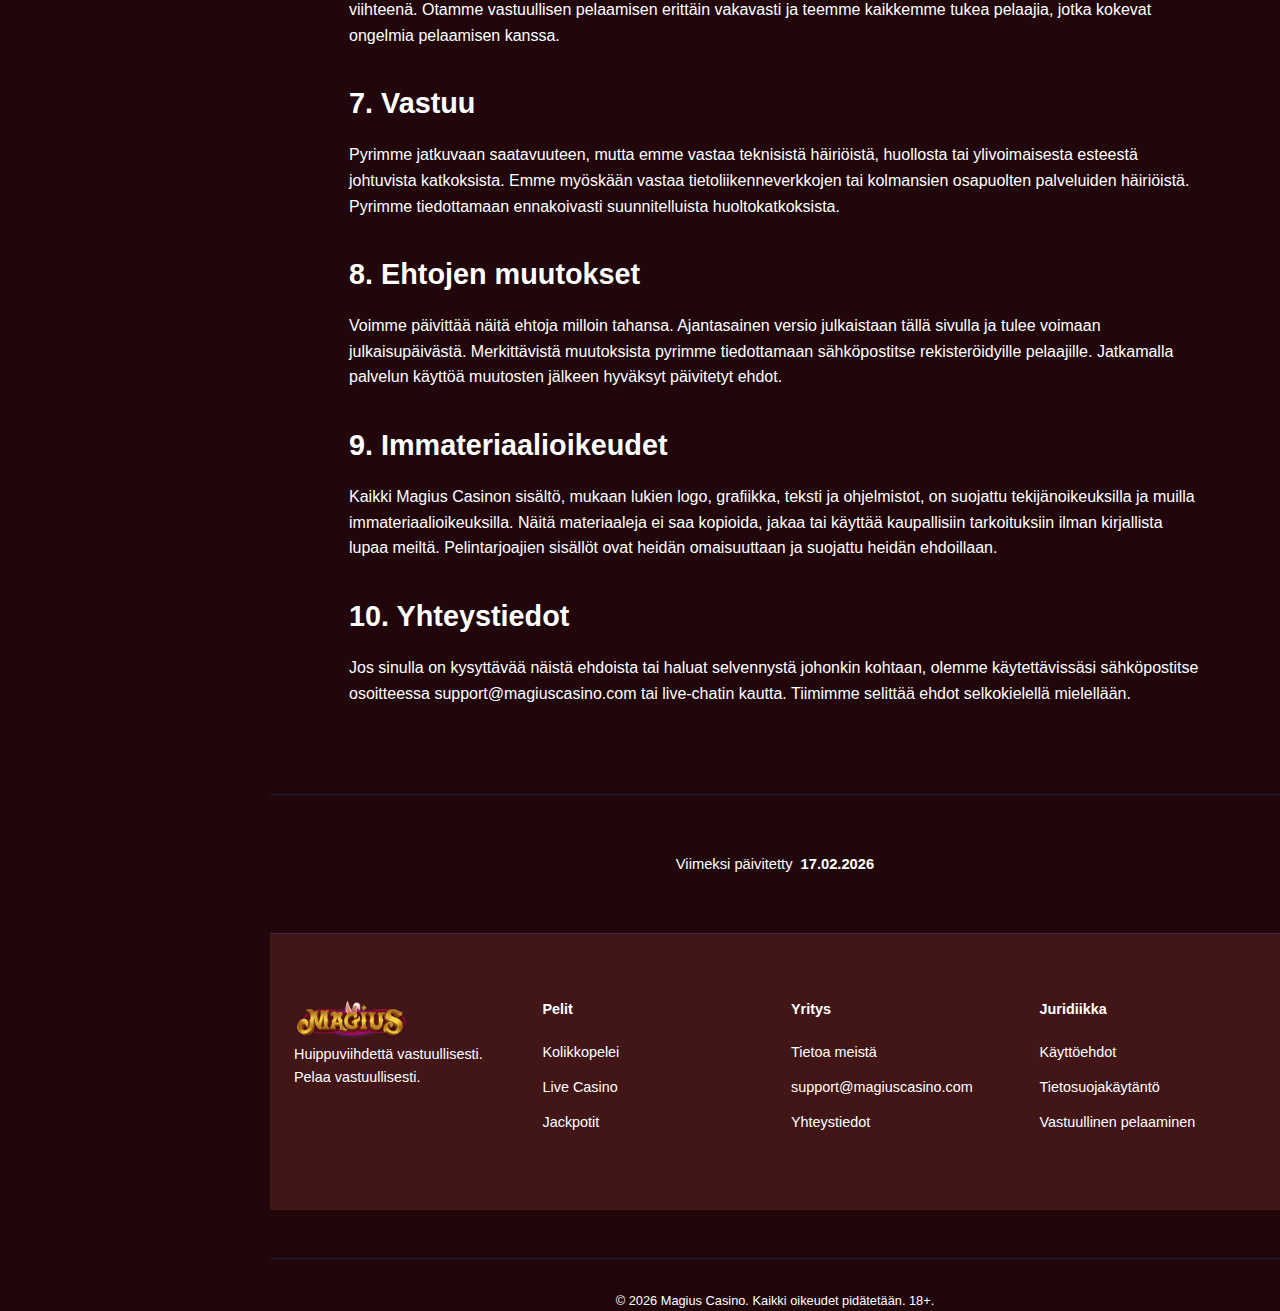
<file: responsible-gaming/index.html>
<!DOCTYPE html>
<html lang="fi">
<head>
    <meta charset="UTF-8">
    <meta name="viewport" content="width=device-width, initial-scale=1.0">
    <title>Käyttöehdot – Magius Casino</title>
    <meta name="description" content="Lue Magius Casinon käyttöehdot koskien tiliä, maksuja, bonuksia, henkilöllisyyden vahvistusta, reilua peliä ja vastuullista pelaamista.">
    <link rel="stylesheet" href="../style.css?=1.12">
    <link rel="canonical" href="/terms-and-conditions/" />
    <link rel="icon" type="image/jpeg" href="../favicon.jpg">
    <link rel="stylesheet" href="https://cdnjs.cloudflare.com/ajax/libs/font-awesome/6.5.2/css/all.min.css">
</head>
<body>
<input type="checkbox" id="nav-toggle">

<div class="site-layout">
    <div class="topbar-mobile">
        <div class="brand-block">
            <a href="/"><img src="../magiuslogo.png" alt="Magius Casino" class="brand-logo"></a>
        </div>
        <div class="topbar-actions">
            <a href="/login/"><button class="action-btn action-btn--ghost action-btn--compact">Kirjaudu</button></a>
            <a href="/go/" class="action-btn action-btn--register action-btn--compact" role="button">Rekisteröidy</a>
            <label for="nav-toggle" class="menu-toggle"><i class="fa-solid fa-bars"></i></label>
        </div>
    </div>

    <aside class="side-panel">
        <div class="side-panel__header"><div class="brand-block"><a href="/"><img src="../magiuslogo.png" alt="Magius Casino" class="brand-logo"></a></div></div>
        <nav class="side-panel__menu">
            <a href="/" class="side-panel__link is-active"><i class="fa-solid fa-house"></i><span>Etusivu</span></a>
            <a href="/#games" class="side-panel__link"><i class="fa-solid fa-gamepad"></i><span>Kaikki pelit</span></a>
            <a href="/" class="side-panel__link"><i class="fa-solid fa-fire"></i><span>Suositut</span><span class="badge-hot">Hot</span></a>
            <a href="/" class="side-panel__link"><i class="fa-solid fa-trophy"></i><span>Turnaukset</span></a>
            <a href="/" class="side-panel__link"><i class="fa-solid fa-wallet"></i><span>Bonukset</span></a>
            <a href="/" class="side-panel__link"><i class="fa-solid fa-circle-question"></i><span>Sovellus</span></a>
        </nav>
        <div class="side-panel__footer">
            <a href="/go/"><button class="action-btn action-btn--register">Rekisteröidy</button></a>
            <a href="/login/"><button class="action-btn action-btn--ghost">Kirjaudu</button></a>
        </div>
    </aside>

    <main class="page-main">
        <section class="content-block">
            <div class="page-container" style="max-width: 900px;">
                <h1>Käyttöehdot – Magius Casino</h1>

                <p>Nämä käyttöehdot säätelevät <strong>Magius Casinon</strong> alustan käyttöä. Rekisteröitymällä ja käyttämällä palveluamme hyväksyt alla esitetyt säännöt. Pyydämme sinua lukemaan ehdot huolellisesti ennen rekisteröitymistä. Jos sinulla on kysyttävää ehdoista, asiakaspalvelumme vastaa mielellään.</p>

                <h2>1. Osallistumiseen oikeutetut henkilöt</h2>
                <p>Palvelun käyttö on sallittu vain täysi-ikäisille henkilöille. Täysi-ikäisyys tarkoittaa vähintään 18 vuotta tai korkeampaa laillista täysi-ikäisyysikää asuinpaikassasi, jos se on korkeampi. Väärät tiedot voivat johtaa tilin sulkemiseen ja mahdolliseen voittojen menettämiseen. Emme hyväksy alle 18-vuotiaita pelaajia missään olosuhteissa, ja käytämme aktiivisesti ikävarmennus järjestelmiä tämän varmistamiseksi.</p>

                <p>Palvelumme ei ole saatavilla kaikissa maissa. Pelaajat ovat itse vastuussa siitä, onko verkkokasinointi laillista heidän asuinmaassaan. Suosittelemme tarkistamaan paikallisen lainsäädännön ennen rekisteröitymistä. Mikäli käy ilmi, että pelaaja pelaa maasta, jossa palvelumme on kielletty, pidätämme oikeuden sulkea tilin.</p>

                <h2>2. Tili ja henkilöllisyyden vahvistus</h2>
                <p>Jokainen henkilö saa rekisteröidä ainoastaan yhden tilin. Useat tilit samalta henkilöltä eivät ole sallittuja, ja ne johtavat kaikkien tilien sulkemiseen. Voimme pyytää henkilöllisyyden vahvistamiseen (KYC) tarvittavia asiakirjoja ennen kuin nostopalvelupyyntöjä käsitellään.</p>

                <p>KYC-prosessi on pakollinen osa toimintaamme ja perustuu kansainvälisiin rahanpesun vastaisiin säädöksiin. Pyydämme yleensä valokuvallisen henkilötodistuksen tai passin kopion sekä osoitetodistuksen. Kaikki toimitetut asiakirjat käsitellään luottamuksellisesti tietosuojakäytäntömme mukaisesti. KYC-prosessin läpäiseminen nopeuttaa nostojesi käsittelyä merkittävästi.</p>

                <h2>3. Talletukset ja nostot</h2>
                <p>Käsittelyajat vaihtelevat maksutavan mukaan. Nostoja voidaan käsitellä vasta onnistuneen henkilöllisyyden vahvistuksen jälkeen. Magius Casino pidättää oikeuden suorittaa lisäturvatarkistuksia tarvittaessa. Emme hyväksy kolmansien osapuolten maksuja – talletuksen ja noston tulee tapahtua samalta henkilöltä, jonka nimissä tili on.</p>

                <p>Nostopyyntöihin vastataan mahdollisimman nopeasti, mutta pankkijärjestelmien käsittelyajat voivat vaikuttaa varojen saapumisaikatauluun. Ilmoitamme sinulle sähköpostitse, kun nostopyyntösi on hyväksytty ja käsitelty meidän päässämme. Jos nosto ei saavu määräajassa, ota yhteyttä tukiimme.</p>

                <h2>4. Bonukset ja kampanjat</h2>
                <p>Kaikki bonukset ovat omien kampanjaehtojen alaisia, erityisesti kierrätysvaatimukset, voimassaoloajat ja panosrajoitukset. Bonusten väärinkäyttö voi johtaa bonusten ja voittojen peruuttamiseen. Pidätämme oikeuden harkintamme mukaan peruuttaa bonustarjouksia, jos epäilemme niiden väärinkäyttöä tai epärehellistä toimintaa.</p>

                <p>Bonusehtoja on noudatettava tarkasti. Suosittelemme lukemaan kunkin bonuksen ehdot ennen lunastamista, jotta tiedät tarkalleen mitä vaaditaan. Jos sinulla on kysyttävää jonkin bonuksen ehdoista, asiakastukemme selittää ne mielellään. Emme halua, että bonusehdot ovat epäselviä kenellekään.</p>

                <h2>5. Reilu peli</h2>
                <p>Bottien, manipulaatioiden, yhteispelaamisen tai muiden luvattomien strategioiden käyttö on kiellettyä ja voi johtaa pysyvään sulkemiseen. Valvomme aktiivisesti epäilyttävää toimintaa kehittyneiden järjestelmiemme avulla. Toimintamme tavoitteena on taata, että kaikki pelaajat kilpailevat reiluilla ehdoilla.</p>

                <h2>6. Vastuullinen pelaaminen</h2>
                <p>Magius Casino tarjoaa työkaluja, kuten talletusrajat, tauot ja itsensä sulkeminen. Haluamme, että uhkapeli pysyy viihteenä. Otamme vastuullisen pelaamisen erittäin vakavasti ja teemme kaikkemme tukea pelaajia, jotka kokevat ongelmia pelaamisen kanssa.</p>

                <h2>7. Vastuu</h2>
                <p>Pyrimme jatkuvaan saatavuuteen, mutta emme vastaa teknisistä häiriöistä, huollosta tai ylivoimaisesta esteestä johtuvista katkoksista. Emme myöskään vastaa tietoliikenneverkkojen tai kolmansien osapuolten palveluiden häiriöistä. Pyrimme tiedottamaan ennakoivasti suunnitelluista huoltokatkoksista.</p>

                <h2>8. Ehtojen muutokset</h2>
                <p>Voimme päivittää näitä ehtoja milloin tahansa. Ajantasainen versio julkaistaan tällä sivulla ja tulee voimaan julkaisupäivästä. Merkittävistä muutoksista pyrimme tiedottamaan sähköpostitse rekisteröidyille pelaajille. Jatkamalla palvelun käyttöä muutosten jälkeen hyväksyt päivitetyt ehdot.</p>

                <h2>9. Immateriaalioikeudet</h2>
                <p>Kaikki Magius Casinon sisältö, mukaan lukien logo, grafiikka, teksti ja ohjelmistot, on suojattu tekijänoikeuksilla ja muilla immateriaalioikeuksilla. Näitä materiaaleja ei saa kopioida, jakaa tai käyttää kaupallisiin tarkoituksiin ilman kirjallista lupaa meiltä. Pelintarjoajien sisällöt ovat heidän omaisuuttaan ja suojattu heidän ehdoillaan.</p>

                <h2>10. Yhteystiedot</h2>
                <p>Jos sinulla on kysyttävää näistä ehdoista tai haluat selvennystä johonkin kohtaan, olemme käytettävissäsi sähköpostitse osoitteessa support@magiuscasino.com tai live-chatin kautta. Tiimimme selittää ehdot selkokielellä mielellään.</p>
            </div>
        </section>

        <div class="update-note"><div class="page-container"><p>Viimeksi päivitetty <span class="update-date">17.02.2026</span></p></div></div>

        <footer class="page-footer">
            <div class="footer-layout">
                <div class="footer-column"><img src="../magiuslogo.png" alt="Magius Casino" class="brand-logo"><p>Huippuviihdettä vastuullisesti. Pelaa vastuullisesti.</p></div>
                <div class="footer-column"><h4>Pelit</h4><ul><li><a href="/">Kolikkopelei</a></li><li><a href="/">Live Casino</a></li><li><a href="/">Jackpotit</a></li></ul></div>
                <div class="footer-column"><h4>Yritys</h4><ul><li><a href="/about-us/">Tietoa meistä</a></li><li><a href="mailto:support@magiuscasino.com">support@magiuscasino.com</a></li><li><a href="/contact-us/">Yhteystiedot</a></li></ul></div>
                <div class="footer-column"><h4>Juridiikka</h4><ul><li><a href="/terms-and-conditions/">Käyttöehdot</a></li><li><a href="/privacy-policy/">Tietosuojakäytäntö</a></li><li><a href="/responsible-gaming/">Vastuullinen pelaaminen</a></li></ul></div>
            </div>
        </footer>

        <div class="footer-copy"><p>&copy; 2026 Magius Casino. Kaikki oikeudet pidätetään. 18+.</p></div>
    </main>
</div>
</body>
</html>
</file>
<file: style.css>
/* --- RESET & VARIABLES --- */
        :root {
    --bg-main: #21070c; /* Main background */
    --bg-header: #421616; /* Header & footer */
    --bg-card: #ffffff; /* Cards / sections */
    --bg-element: #ffffff; /* Elements */
    --border-color: rgba(14, 139, 248, 0.18);

    --text-primary: #ffffff;
    --text-secondary: #ffffff;

    --accent: #0e8bf8;
    --accent-hover: #0b78d6;
    --cta: #601949; /* Buttons */
    --cta-hover: #601949;

    --gold-gradient: linear-gradient(90deg, #0e8bf8, #0b78d6);
    --font-main: 'Inter', sans-serif;
    --sidebar-width: 270px;

    --radius-lg: 1rem;
    --radius-md: 0.75rem;
}

        * {
            box-sizing: border-box;
            margin: 0;
            padding: 0;
        }

        body {
            font-family: var(--font-main);
            background-color: var(--bg-main);
            color: var(--text-primary);
            line-height: 1.6;
        }

        a { text-decoration: none; color: inherit; transition: color 0.2s; }
        ul { list-style: none; }
        img { max-width: 100%; display: block; }
        button { font-family: inherit; }

        /* --- LAYOUT STRUCTURE --- */
        .site-layout {
            display: flex;
            flex-direction: column;
            min-height: 100vh;
        }

        /* --- MOBILE HEADER & SIDEBAR TOGGLE (No JS) --- */
        .topbar-mobile {
            background-color: var(--bg-header);
            padding: 1rem;
            display: flex;
            justify-content: space-between;
            align-items: center;
            border-bottom: 1px solid var(--border-color);
            position: sticky;
            top: 0;
            z-index: 100;
        }

        .brand-block {
            display: flex;
            align-items: center;
            gap: 0.5rem;
            font-size: 1.25rem;
            font-weight: 900;
            letter-spacing: 0.1em;
            color: var(--text-primary);
        }
        .brand-block i { color: var(--accent); }

        /* Checkbox Hack for Mobile Menu */
        #nav-toggle { display: none; }
        .menu-toggle {
            cursor: pointer;
            font-size: 1.5rem;
            color: var(--text-primary);
        }

        /* --- SIDEBAR --- */
        .side-panel {
            background-color: var(--bg-header);
            width: var(--sidebar-width);
            border-right: 1px solid var(--border-color);
            position: fixed;
            top: 0;
            bottom: 0;
            left: 0;
            z-index: 90;
            transform: translateX(-100%); /* Hidden by default on mobile */
            transition: transform 0.3s ease-in-out;
            display: flex;
            flex-direction: column;
            padding-top: 60px; /* Space for mobile header overlay */
        }

        /* When checkbox is checked, slide sidebar in */
        #nav-toggle:checked ~ .site-layout .side-panel {
            transform: translateX(0);
        }

        /* Desktop Sidebar Styles */
        .side-panel__header { display: none; padding: 1.5rem; border-bottom: 1px solid var(--border-color); }
        
        .side-panel__menu {
            flex: 1;
            overflow-y: auto;
            padding: 1.5rem 1rem;
        }

        .side-panel__link {
            display: flex;
            align-items: center;
            gap: 0.75rem;
            padding: 0.75rem 1rem;
            margin-bottom: 0.5rem;
            border-radius: 0.5rem;
            color: var(--text-secondary);
            font-weight: 500;
            transition: background 0.2s, color 0.2s;
        }

        .side-panel__link:hover {
            background-color: var(--bg-header);
            color: var(--text-primary);
            border: 1px solid var(--border-color);
        }

        .side-panel__link.is-active {
            background-color: var(--bg-header);
            color: var(--accent);
            border: 1px solid var(--border-color);
            box-shadow: 0 0 10px rgba(14, 139, 248, 0.2);
        }

        .badge-hot {
            margin-left: auto;
            background-color: #ef4444;
            color: white;
            font-size: 0.7rem;
            padding: 0.1rem 0.5rem;
            border-radius: 99px;
            font-weight: 700;
        }

        .side-panel__footer {
            padding: 1rem;
            border-top: 1px solid var(--border-color);
        }

        .action-btn {
            display: block;
            width: 100%;
            padding: 0.75rem;
            border: none;
            border-radius: 0.5rem;
            font-weight: 700;
            cursor: pointer;
            margin-bottom: 0.5rem;
            transition: transform 0.1s, opacity 0.2s;
        }
        .action-btn:active { transform: scale(0.98); }

        .action-btn--register {
            background-color: var(--cta);
            color: #bf9c58;
            box-shadow: 0 10px 25px rgba(14, 139, 248, 0.25);
        }
        .action-btn--register:hover { background-color: var(--cta-hover); }

        .action-btn--ghost {
            background-color: var(--cta);
            border: 1px solid var(--cta);
            color: #bf9c58;
        }
        .action-btn--ghost:hover { background-color: var(--cta-hover); }

        /* --- MAIN CONTENT --- */
        .page-main {
            flex: 1;
            width: 100%;
        }

        .page-container {
            max-width: 1200px;
            margin: 0 auto;
            padding: 1.5rem;
        }
        .topbar-mobile {
            background-color: var(--bg-header);
            padding: 1rem;
            display: flex;
            align-items: center; /* Changed from space-between to allow custom grouping */
            border-bottom: 1px solid var(--border-color);
            position: sticky;
            top: 0;
            z-index: 100;
        }

        .brand-block {
            display: flex;
            align-items: center;
            gap: 0.5rem;
            font-size: 1.25rem;
            font-weight: 900;
            letter-spacing: 0.1em;
            color: var(--text-primary);
        }
        .brand-block i { color: var(--accent); }
        
        /* Mobile Header Buttons */
        .mobile-actions {
            display: flex;
            gap: 0.5rem;
            margin-left: auto; /* Pushes buttons to the right */
            margin-right: 1rem; /* Space before hamburger icon */
        }
        
        .mobile-btn {
            width: auto;
            margin-bottom: 0;
            padding: 0.4rem 0.8rem;
            font-size: 0.75rem;
            font-weight: 700;
            white-space: nowrap;
        }

        /* Checkbox Hack for Mobile Menu */
        #nav-toggle { display: none; }
        .menu-toggle {
            cursor: pointer;
            font-size: 1.5rem;
            color: var(--text-primary);
        }

        /* Hero Section */
        .promo-hero {
            padding: 2rem 1.5rem;
            border-bottom: 1px solid var(--border-color);
            background: var(--bg-main);
        }
        .promo-hero .page-container {
            text-align: center;
        }

  .promo-banner {
    background: url('magius casino.webp');
    background-size: cover;
    background-position: center;
    background-repeat: no-repeat;
    border: 1px solid var(--border-color);
    border-radius: var(--radius-lg);
    height: 350px;
    margin-bottom: 1.2rem;
    position: relative;
    overflow: hidden;
    box-shadow: 0 10px 30px rgba(0,0,0,0.3);
}
        
        .promo-label {
            display: inline-block;
            background: rgba(14, 139, 248, 0.12);
            color: var(--accent);
            border: 1px solid rgba(14, 139, 248, 0.3);
            padding: 0.25rem 0.75rem;
            border-radius: 2rem;
            font-size: 0.8rem;
            font-weight: 700;
            margin-bottom: 0.9rem;
            text-transform: uppercase;
        }

        .promo-title {
            font-size: 2.5rem;
            line-height: 1.1;
            margin-bottom: 1rem;
            font-weight: 900;
            color: #fff;
        }
        .text-gradient {
            background: var(--gold-gradient);
            -webkit-background-clip: text;
            -webkit-text-fill-color: transparent;
        }

          .promo-button {
            margin: 0 auto 2rem;
            width: auto;
            padding: 1rem 2.5rem;
            font-size: 1.1rem;
            text-transform: uppercase;
            letter-spacing: 0.5px;
            display: inline-block;
        }

        .info-text {
            max-width: 800px;
            margin: 0 auto;
            color: var(--text-secondary);
            font-size: 1rem;
            line-height: 1.8;
        }

        /* Games Grid */
        .section-head {
            display: flex;
            justify-content: space-between;
            align-items: flex-end;
            margin-bottom: 2rem;
        }
        .section-heading { font-size: 1.5rem; color: var(--text-primary); display: flex; align-items: center; gap: 0.5rem; }
        .section-heading i { color: var(--accent); }
        .section-more { color: var(--accent); font-weight: 600; font-size: 0.9rem; }

        .game-images {
            display: grid;
            grid-template-columns: repeat(2, 1fr);
            gap: 1rem;
        }

        .game-tile {
            background-color: var(--bg-header);
            border: 1px solid var(--border-color);
            border-radius: var(--radius-md);
            overflow: hidden;
            transition: transform 0.2s, border-color 0.2s;
            position: relative;
        }
        .game-tile:hover {
            transform: translateY(-5px);
            border-color: var(--accent);
            box-shadow: 0 10px 20px rgba(0,0,0,0.2);
        }

        .game-media {
            aspect-ratio: 3/4;
            background-color: #334155;
            display: flex;
            align-items: center;
            justify-content: center;
            position: relative;
        }
        .game-media i { font-size: 3rem; color: #475569; }

        .game-hover {
            position: absolute;
            top: 0; left: 0; width: 100%; height: 100%;
            background: rgba(2, 6, 23, 0.85);
            display: flex;
            flex-direction: column;
            justify-content: center;
            align-items: center;
            opacity: 0;
            transition: opacity 0.2s;
        }
        .game-tile:hover .game-hover { opacity: 1; }

        .game-play {
            background: var(--cta);
            color: #bf9c58;
            border: none;
            padding: 0.5rem 1.5rem;
            border-radius: 2rem;
            font-weight: 700;
            cursor: pointer;
            margin-bottom: 0.5rem;
        }

        .game-meta { padding: 0.75rem; }
        .game-title { font-weight: 700; font-size: 0.9rem; white-space: nowrap; overflow: hidden; text-overflow: ellipsis; }
        .game-provider { font-size: 0.75rem; color: var(--text-secondary); }

        /* Tables & Content */
        .content-block {
            background-color: var(--bg-main);
            border-top: 1px solid var(--border-color);
            padding: 3rem 1.5rem;
        }

        #games.content-block {
            background-color: var(--bg-main);
        }

        .table-scroll {
            overflow-x: auto;
            border: 1px solid var(--border-color);
            border-radius: 0.5rem;
            margin-top: 2rem;
            box-shadow: 0 4px 6px -1px rgba(0, 0, 0, 0.1);
        }

        table {
            width: 100%;
            border-collapse: collapse;
            text-align: left;
            min-width: 600px;
        }
        
        thead { background-color: var(--bg-header); }
        th { padding: 1rem; color: var(--text-primary); font-size: 0.85rem; text-transform: uppercase; font-weight: 700; }
        th.highlight { color: var(--accent); }
        
        td { padding: 1rem; border-bottom: 1px solid var(--border-color); color: var(--text-secondary); font-size: 0.9rem; }
        tr:last-child td { border-bottom: none; }
        tr:hover td { background-color: rgba(30, 41, 59, 0.3); }
        .val-good { color: #4ade80; font-weight: 700; }
        /* --- TYPOGRAPHY FIX FOR CONTENT SECTION --- */
.content-block h2, 
.content-block h3 {
    color: var(--text-primary);
    margin-top: 2rem;
    margin-bottom: 1rem;
    font-weight: 700;
}

.content-block h2 { font-size: 1.8rem; }
.content-block h3 { font-size: 1.4rem; }

.content-block p {
    margin-bottom: 1rem;
    color: var(--text-secondary);
}

.content-block ul, 
.content-block ol {
    margin-bottom: 1.5rem;
    padding-left: 1.5rem; /* Indent lists */
    color: var(--text-secondary);
}

.content-block li {
    margin-bottom: 0.5rem;
    list-style-type: disc; /* Bring back bullet points */
}

.content-block strong {
    color: var(--text-primary); /* Make bold text pop */
}

        /* Payment Methods */
        .payments-section { padding: 3rem 1.5rem; text-align: center; border-top: 1px solid var(--border-color); }
        .payments-icons {
            display: flex;
            flex-wrap: wrap;
            justify-content: center;
            gap: 1rem;
            margin-top: 2rem;
            opacity: 0.8;
        }
        .payment-item {
            background: var(--bg-element);
            border: 1px solid var(--border-color);
            padding: 0.5rem 1.5rem;
            border-radius: 0.25rem;
            display: flex;
            align-items: center;
            gap: 0.5rem;
            font-weight: 700;
            color: var(--text-primary);
        }

        /* Reviews */
        .reviews-section {
            margin-top: 1.5rem;
            display: grid;
            grid-template-columns: 1fr;
            gap: 1rem;
        }
        .review-card {
            background: var(--bg-header);
            border: 1px solid var(--border-color);
            border-radius: var(--radius-md);
            padding: 1.1rem;
            position: relative;
            box-shadow: 0 10px 24px rgba(11, 40, 84, 0.08);
            transition: transform 0.2s ease, box-shadow 0.2s ease, border-color 0.2s ease;
        }
        .review-card:hover {
            transform: translateY(-3px);
            border-color: rgba(14, 139, 248, 0.35);
            box-shadow: 0 14px 28px rgba(11, 40, 84, 0.12);
        }
        .review-quote-icon {
            position: absolute;
            top: 0.75rem;
            right: 0.8rem;
            font-size: 1rem;
            color: rgba(14, 139, 248, 0.22);
        }
        .review-header {
            display: flex;
            align-items: center;
            justify-content: space-between;
            gap: 0.75rem;
            margin-bottom: 0.7rem;
            padding-right: 1rem;
        }
        .review-header strong {
            color: var(--text-primary);
            font-size: 1rem;
            letter-spacing: 0.2px;
        }
        .review-rating {
            color: #f59e0b;
            font-size: 0.95rem;
            letter-spacing: 1px;
            white-space: nowrap;
        }
        .review-content p {
            margin: 0;
            color: var(--text-secondary);
            line-height: 1.65;
            font-size: 0.95rem;
        }

        /* FAQ */
        .faq-block { padding: 3rem 1.5rem; max-width: 800px; margin: 0 auto; }
        details {
            background: var(--bg-header);
            border: 1px solid var(--border-color);
            border-radius: 0.5rem;
            margin-bottom: 1rem;
            overflow: hidden;
        }
        summary {
            padding: 1rem;
            font-weight: 600;
            cursor: pointer;
            display: flex;
            justify-content: space-between;
            align-items: center;
            list-style: none;
        }
        summary::after {
            content: '\f078';
            font-family: "Font Awesome 6 Free";
            font-weight: 900;
            color: var(--accent);
            transition: transform 0.2s;
        }
        details[open] summary::after { transform: rotate(180deg); }
        .faq-body {
            padding: 1rem;
            border-top: 1px solid var(--border-color);
            background: rgba(14, 139, 248, 0.06);
            color: var(--text-secondary);
        }

        /* Footer */
        .page-footer {
            background-color: var(--bg-header);
            padding: 4rem 1.5rem;
            border-top: 1px solid var(--border-color);
            font-size: 0.9rem;
        }
        .footer-layout {
            display: grid;
            grid-template-columns: 1fr;
            gap: 2rem;
            max-width: 1200px;
            margin: 0 auto;
        }
        .footer-column h4 { color: var(--text-primary); margin-bottom: 1.25rem; }
        .footer-column ul li { margin-bottom: 0.75rem; }
        .footer-column a:hover { color: var(--accent); }
        .footer-copy {
            text-align: center;
            margin-top: 3rem;
            padding-top: 2rem;
            border-top: 1px solid var(--border-color);
            font-size: 0.8rem;
            color: var(--text-secondary);
        }
         .promo-button {
                width: auto;
                display: inline-block;
            }
            

        /* --- DESKTOP BREAKPOINT --- */
        @media (min-width: 768px) {
            .site-layout { flex-direction: row; }
            .topbar-mobile { display: none; }
            
            .side-panel {
                position: sticky;
                transform: translateX(0);
                height: 100vh;
                padding-top: 0;
            }
            .side-panel__header { display: flex; align-items: center; gap: 0.5rem; }
            
            .game-images { grid-template-columns: repeat(3, 1fr); }
            .reviews-section { grid-template-columns: repeat(2, minmax(0, 1fr)); }
            .footer-layout { grid-template-columns: repeat(4, 1fr); }
            
            .promo-title { font-size: 3.5rem; }
        }

        @media (min-width: 1024px) {
            .game-images { grid-template-columns: repeat(5, 1fr); gap: 1.5rem; }
            .reviews-section { grid-template-columns: repeat(3, minmax(0, 1fr)); gap: 1.25rem; }
        }
    /* --- UPDATED MOBILE HEADER STYLES --- */

/* Align the Right side elements (Buttons + Hamburger) */
.topbar-actions {
    display: flex;
    align-items: center;
    gap: 0.75rem; /* Space between buttons and icon */
}

/* Specific styling for Header Buttons to override default .action-btn */
.action-btn--compact {
    display: inline-block;     /* Prevent taking full width */
    width: auto;               /* Fit text content */
    margin-bottom: 0;          /* Remove bottom margin defined in .action-btn */
    padding: 0.45rem 0.9rem;
    font-size: 0.78rem;        /* Smaller text */
    text-transform: uppercase; /* Make it look crisp like the screenshot */
    letter-spacing: 0.5px;
    white-space: nowrap;       /* Prevent text wrapping */
}

/* Adjust the hamburger icon to align perfectly with buttons */
.menu-toggle {
    display: flex;
    align-items: center;
    margin-left: 0.25rem;      /* Little extra space from buttons */
}

/* Optional: Hide these buttons on very small phones (like Galaxy Fold) to prevent breaking */
@media (max-width: 340px) {
    .action-btn--compact {
        padding: 0.3rem 0.5rem;
        font-size: 0.7rem;
    }
}


/* --- FUNBET MOBILE ADAPTATIONS --- */
@media (max-width: 767px) {
    .promo-hero {
        padding: 1rem;
    }
    .promo-banner {
        height: 190px;
        background-size: contain;
        background-position: center center;
        background-color: var(--bg-header);
        margin-bottom: 1rem;
    }
    .promo-title {
        font-size: 1.6rem;
    }
    .promo-button {
        margin: 0 auto 1.5rem;
        padding: 0.7rem 1.3rem;
        font-size: 0.95rem;
    }
    .game-images {
        grid-template-columns: repeat(2, minmax(0, 1fr));
        gap: 0.75rem;
    }
    .game-media {
        aspect-ratio: 1 / 1; /* Square thumbnails on phones */
    }
    .game-meta {
        padding: 0.55rem 0.6rem;
    }
    .game-title {
        font-size: 0.85rem;
    }
    .game-provider {
        font-size: 0.7rem;
    }
}

/* Make game thumbnails truly responsive */
.game-media img {
    width: 100%;
    height: 100%;
    object-fit: cover;
}

/* Table: scroll on small screens */
.table-scroll {
    overflow-x: auto;
    -webkit-overflow-scrolling: touch;
    scrollbar-width: thin;
}
.table-scroll table {
    min-width: 680px;
}
.table-scroll::after {
    content: "";
    position: sticky;
    right: 0;
    top: 0;
    display: block;
    height: 100%;
    width: 24px;
    pointer-events: none;
    background: linear-gradient(270deg, rgba(236,240,254,1), rgba(236,240,254,0));
}

/* Header / footer polish */
.topbar-mobile,
.side-panel,
.page-footer {
    background-color: var(--bg-header);
}

/* Update note + trust badges (removed inline styles from HTML) */
.update-note {
    text-align: center;
    padding: 2rem 0;
    border-top: 1px solid var(--border-color);
}
.trust-badges {
    display: flex;
    justify-content: center;
    align-items: center;
    gap: 20px;
    margin: 2rem 0;
    flex-wrap: wrap;
}
.trust-badges img {
    height: 34px;
    width: auto;
    opacity: 0.85;
    transition: opacity 0.2s ease;
}
.trust-badges a:hover img {
    opacity: 1;
}

.update-note p {
    margin: 0;
    font-size: 0.92rem;
    color: var(--text-secondary);
    display: inline-flex;
    align-items: center;
    gap: 0.5rem;
}
.update-note .update-icon {
    color: var(--accent);
}
.update-note .update-date {
    font-weight: 800;
    color: var(--text-primary);
}

/* --- PULSE ANIMATION KEYFRAMES --- */
@keyframes bonus-pulse {
    0% {
        transform: scale(1);
        box-shadow: 0 0 0 0 rgba(14, 139, 248, 0.55);
    }
    50% {
        transform: scale(1.05); /* Grow 5% larger */
        box-shadow: 0 0 20px 10px rgba(14, 139, 248, 0);
    }
    100% {
        transform: scale(1);
        box-shadow: 0 0 0 0 rgba(14, 139, 248, 0);
    }
}

/* --- UPDATE EXISTING PROMO BUTTON --- */
.promo-button {
    /* Keep your existing styles */
    margin-top: 1.5rem;
    width: auto;
    padding: 1rem 2.5rem;
    font-size: 1.1rem;
    text-transform: uppercase;
    letter-spacing: 0.5px;
    display: inline-block;

    /* Add the animation here */
    animation: bonus-pulse 2s infinite ease-in-out;
}
/* Базовий стиль для логотипа всюди */
.brand-logo {
    max-height: 45px;
    width: auto;
    object-fit: contain;
}

/* Щоб посилання-обгортка не схлопувалось */
.brand-block a {
    display: flex;
    align-items: center;
}
</file>
